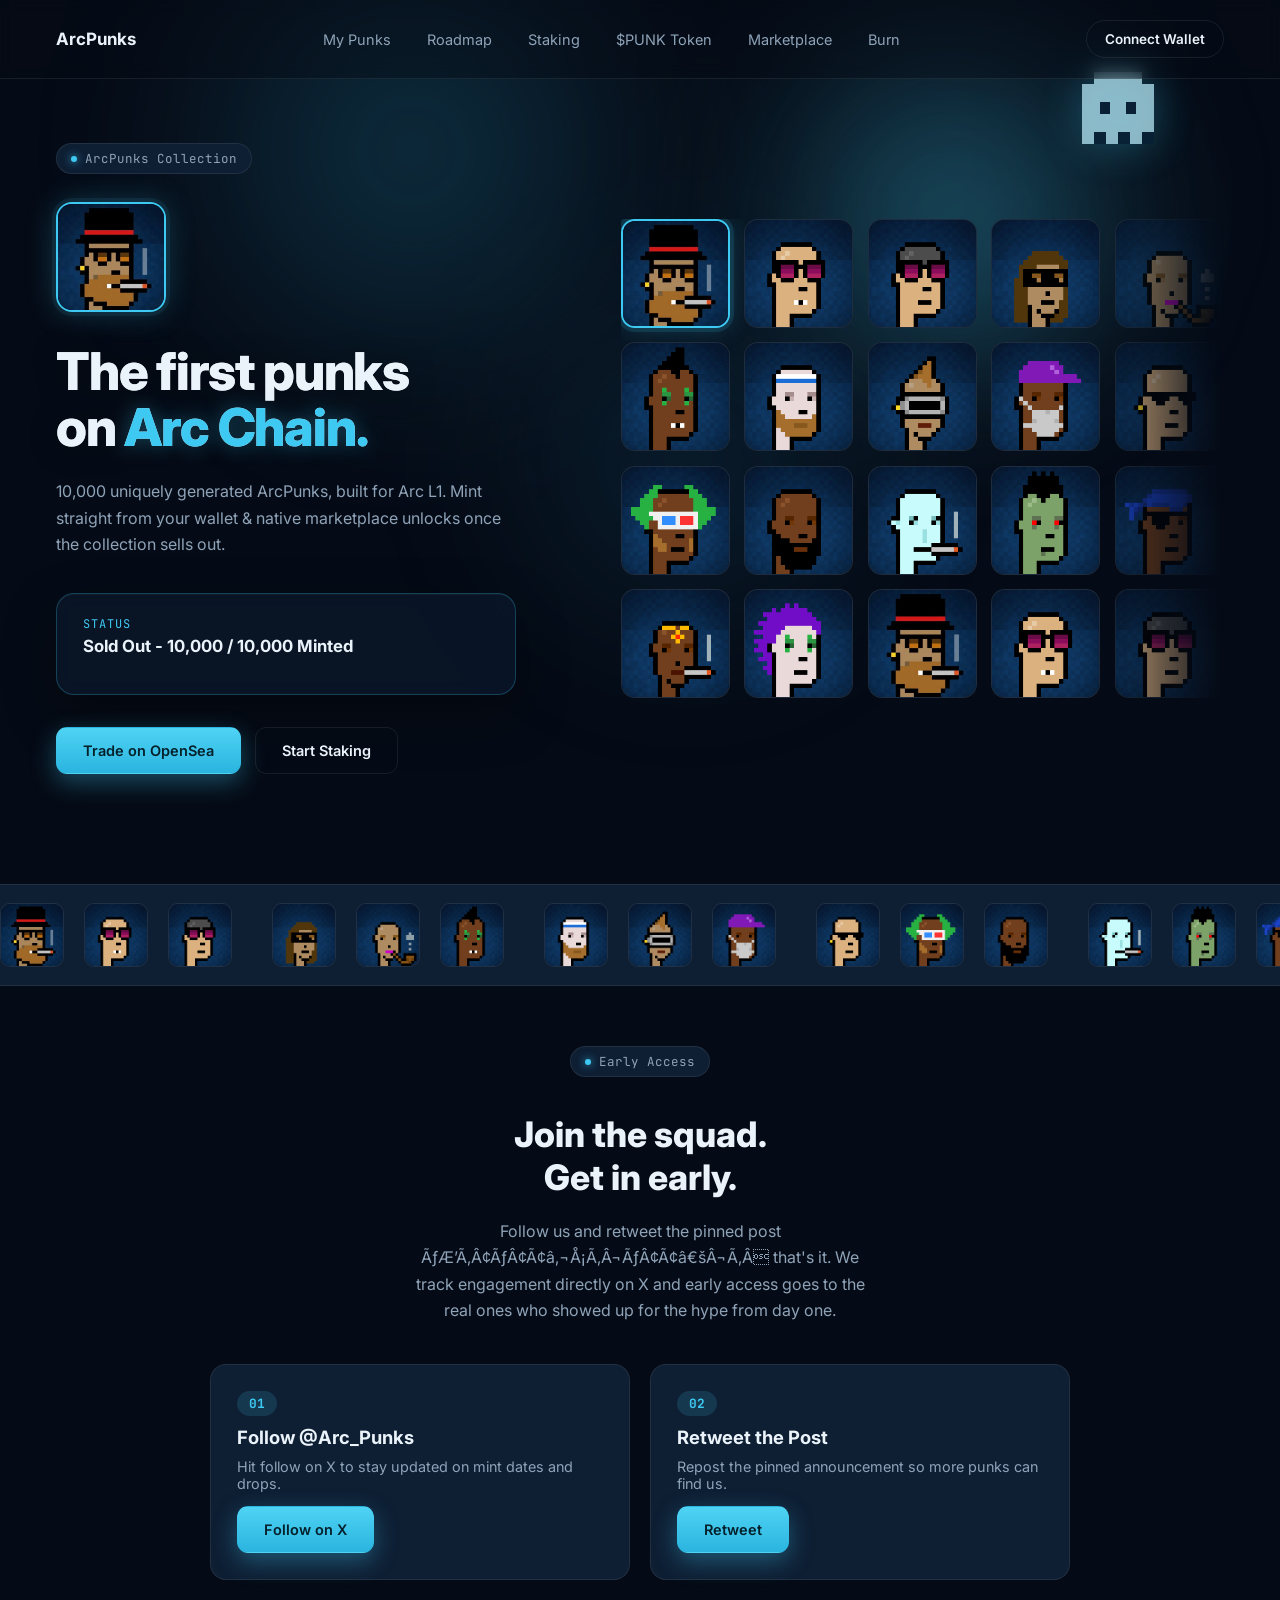
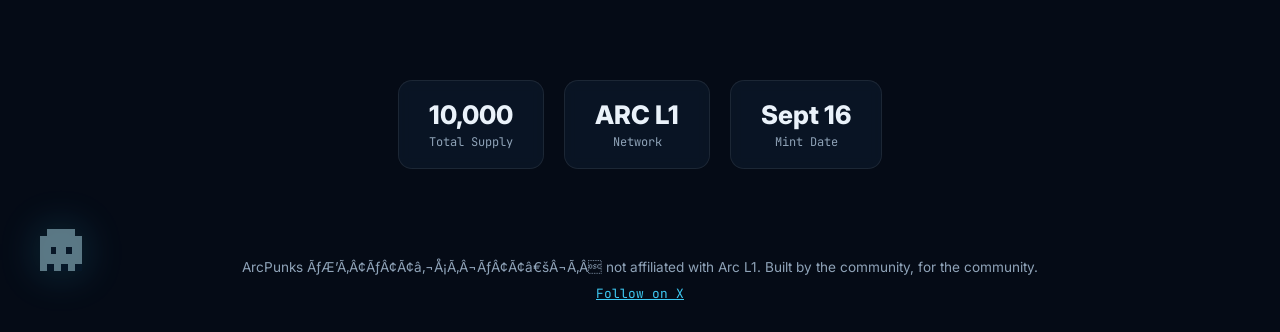
<file: index.html>
<!DOCTYPE html>
<html lang="en">
<head>
  <meta charset="UTF-8">
  <meta name="viewport" content="width=device-width, initial-scale=1.0">
  <title>ArcPunks ÃƒÆ’Ã‚Â¢ÃƒÂ¢Ã¢â‚¬Å¡Ã‚Â¬ÃƒÂ¢Ã¢â€šÂ¬Ã‚Â 10,000 Punks Onchain</title>
  <link rel="icon" type="image/svg+xml" href="assets/favicon.svg">
  <link rel="preconnect" href="https://fonts.googleapis.com">
  <link href="https://fonts.googleapis.com/css2?family=Inter:wght@400;500;700;800&family=JetBrains+Mono:wght@400;500;600&display=swap" rel="stylesheet">
  <link rel="stylesheet" href="css/style.css">
  <link rel="stylesheet" href="css/home-cinematic.css">
</head>
<body>

  <div class="smoke-layer" aria-hidden="true"><span></span><span></span><span></span><span></span></div>
  <div class="wisps" id="wisps" aria-hidden="true"></div>
  <div class="ghost ghost-1" id="ghost1" aria-hidden="true"></div>
  <div class="ghost ghost-2" id="ghost2" aria-hidden="true"></div>
  <div class="sparks" id="sparks" aria-hidden="true"></div>

  <header>
    <a href="/" class="brand">ArcPunks</a>
            <nav class="nav-links" id="navLinks">
      <a href="/profile">My Punks</a>
      <a href="/roadmap">Roadmap</a>
      <a href="/staking">Staking</a>
      <a href="/token">$PUNK Token</a>
      <a href="/punk-marketplace">Marketplace</a>
      <a href="/burn">Burn</a>
    </nav>
    <button class="btn btn-outline nav-cta" id="navWalletBtn">Connect Wallet</button>
    <button class="nav-toggle" id="navToggle" aria-label="Menu">
      <span></span><span></span><span></span>
    </button>
  </header>

  <main class="hero">
    <div class="hero-content">
      <div class="eyebrow"><span class="dot"></span> ArcPunks Collection</div>

      <div class="hero-avatar">
        <img src="assets/images/punks/1.png" alt="Featured ArcPunk">
      </div>

      <h1 class="headline">The first punks<br>on <span class="accent">Arc Chain.</span></h1>

      <p class="subcopy">
        10,000 uniquely generated ArcPunks, built for Arc L1. Mint straight from your wallet &
        native marketplace unlocks once the collection sells out.
      </p>

      <div class="countdown-card">
        <p class="countdown-label">Status</p>
        <p class="countdown-date">Sold Out - 10,000 / 10,000 Minted</p>
      </div>

      <div class="hero-actions">
        <a href="https://opensea.io/collection/arc-punks-651893301" target="_blank" rel="noopener noreferrer" class="btn btn-primary">Trade on OpenSea</a>
        <a href="/staking" class="btn btn-outline">Start Staking</a>
      </div>

    </div>

    <div class="grid-wrap">
      <div class="punk-grid" id="punkGrid"></div>
    </div>
  </main>

  <section class="marquee-wrap">
    <div class="marquee-track" id="marqueeTrack"></div>
  </section>

  <section class="community-section">
    <div class="eyebrow" style="justify-content:center; margin: 0 auto 20px;"><span class="dot"></span> Early Access</div>
    <h2 class="community-title">Join the squad.<br><span class="accent">Get in early.</span></h2>
    <p class="subcopy community-subcopy">
      Follow us and retweet the pinned post ÃƒÆ’Ã‚Â¢ÃƒÂ¢Ã¢â‚¬Å¡Ã‚Â¬ÃƒÂ¢Ã¢â€šÂ¬Ã‚Â that's it. We track engagement directly on X
      and early access goes to the real ones who showed up for the hype from day one.
    </p>

    <div class="community-cards">
      <a href="https://x.com/Arc_Punks" target="_blank" rel="noopener noreferrer" class="community-card">
        <span class="community-step">01</span>
        <h3>Follow @Arc_Punks</h3>
        <p>Hit follow on X to stay updated on mint dates and drops.</p>
        <span class="btn btn-primary community-btn">Follow on X</span>
      </a>

      <a href="https://x.com/Arc_Punks/status/2045329020724658483" target="_blank" rel="noopener noreferrer" class="community-card">
        <span class="community-step">02</span>
        <h3>Retweet the Post</h3>
        <p>Repost the pinned announcement so more punks can find us.</p>
        <span class="btn btn-primary community-btn">Retweet</span>
      </a>
    </div>
  </section>

  <section class="stats">
    <div class="stat">
      <span class="stat-value">10,000</span>
      <span class="stat-label">Total Supply</span>
    </div>
    <div class="stat">
      <span class="stat-value">ARC L1</span>
      <span class="stat-label">Network</span>
    </div>
    <div class="stat">
      <span class="stat-value">Sept 16</span>
      <span class="stat-label">Mint Date</span>
    </div>
  </section>

  <footer class="footer">
    <p>ArcPunks ÃƒÆ’Ã‚Â¢ÃƒÂ¢Ã¢â‚¬Å¡Ã‚Â¬ÃƒÂ¢Ã¢â€šÂ¬Ã‚Â not affiliated with Arc L1. Built by the community, for the community.</p>
    <a href="https://x.com/Arc_Punks" target="_blank" rel="noopener noreferrer" class="footer-social">Follow on X</a>
  </footer>

  <script src="js/effects.js"></script>
  <script src="js/wallet.js"></script>
  <script src="js/main.js"></script>
  <script src="js/home-cinematic.js"></script>
  <script src="js/countdown.js"></script>
  <script src="js/nav.js"></script>
</body>
</html>
</file>
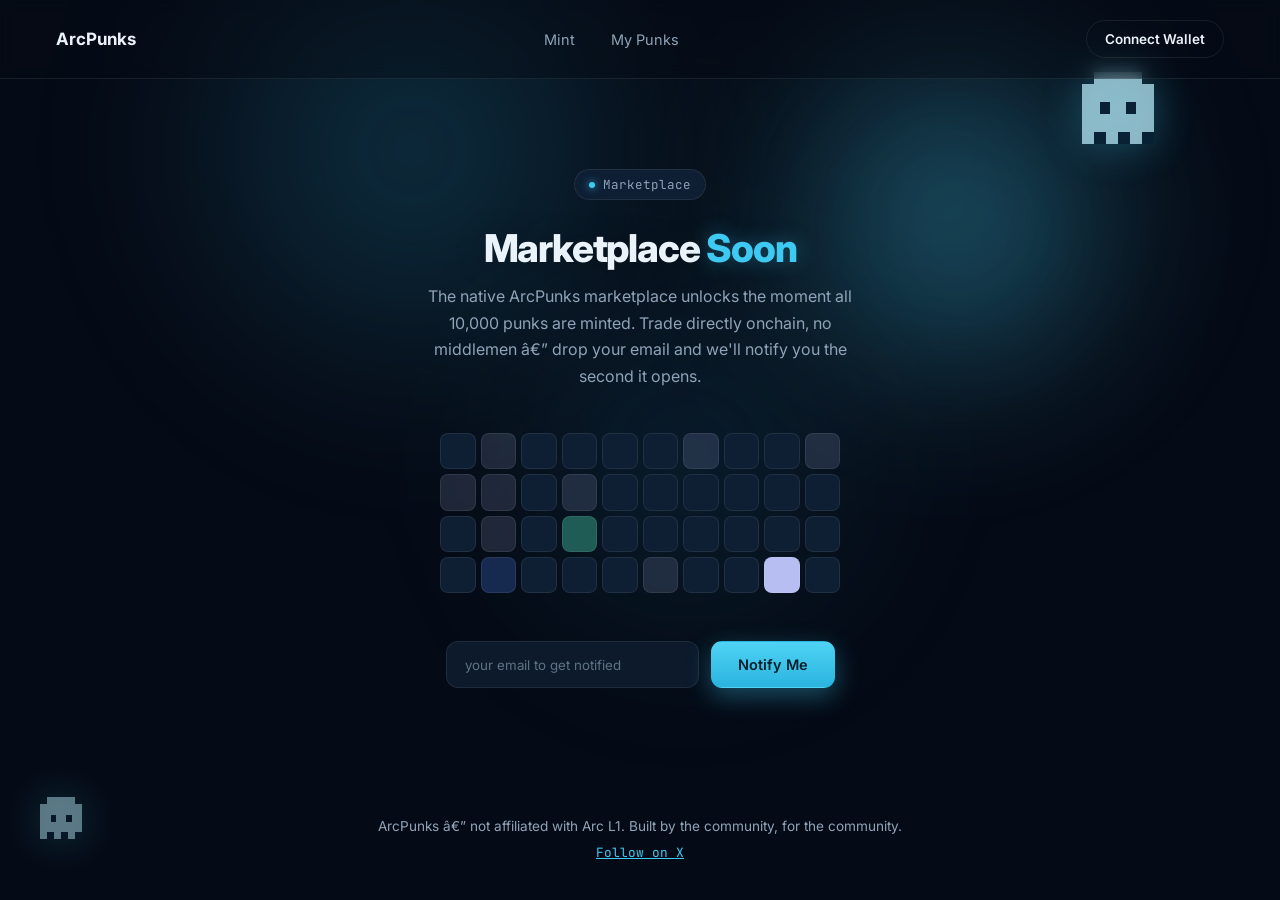
<file: marketplace.html>
<!DOCTYPE html>
<html lang="en">
<head>
  <meta charset="UTF-8">
  <meta name="viewport" content="width=device-width, initial-scale=1.0">
  <title>Marketplace â€” ArcPunks</title>
  <link rel="icon" type="image/svg+xml" href="assets/favicon.svg">
  <link rel="preconnect" href="https://fonts.googleapis.com">
  <link href="https://fonts.googleapis.com/css2?family=Inter:wght@400;500;700;800&family=JetBrains+Mono:wght@400;500;600&display=swap" rel="stylesheet">
  <link rel="stylesheet" href="css/style.css">
</head>
<body>

  <div class="smoke-layer" aria-hidden="true"><span></span><span></span><span></span><span></span></div>
  <div class="wisps" id="wisps" aria-hidden="true"></div>
  <div class="ghost ghost-1" id="ghost1" aria-hidden="true"></div>
  <div class="ghost ghost-2" id="ghost2" aria-hidden="true"></div>
  <div class="sparks" id="sparks" aria-hidden="true"></div>

  <header>
    <a href="/" class="brand">ArcPunks</a>
    <nav class="nav-links" id="navLinks">
      <a href="/mint">Mint</a>
      <a href="/profile">My Punks</a>
    </nav>
    <button class="btn btn-outline nav-cta" id="navWalletBtn">Connect Wallet</button>
    <button class="nav-toggle" id="navToggle" aria-label="Menu">
      <span></span><span></span><span></span>
    </button>
  </header>

  <main class="soon-page">
    <div class="eyebrow" style="justify-content:center;"><span class="dot"></span> Marketplace</div>
    <h1 class="headline soon-headline">Marketplace <span class="accent">Soon</span></h1>
    <p class="subcopy soon-subcopy">
      The native ArcPunks marketplace unlocks the moment all 10,000 punks are minted.
      Trade directly onchain, no middlemen â€” drop your email and we'll notify you the second it opens.
    </p>

    <div class="soon-mosaic" id="soonMosaic"></div>

    <div class="notify-box">
      <input type="email" placeholder="your email to get notified" class="notify-input" id="notifyInput">
      <button class="btn btn-primary" id="notifyBtn">Notify Me</button>
    </div>
  </main>

  <footer class="footer">
    <p>ArcPunks â€” not affiliated with Arc L1. Built by the community, for the community.</p>
    <a href="https://x.com/Arc_Punks" target="_blank" rel="noopener noreferrer" class="footer-social">Follow on X</a>
  </footer>

  <script src="js/effects.js"></script>
  <script src="js/wallet.js"></script>
  <script src="js/marketplace.js"></script>
  <script src="js/nav.js"></script>
</body>
</html>
</file>
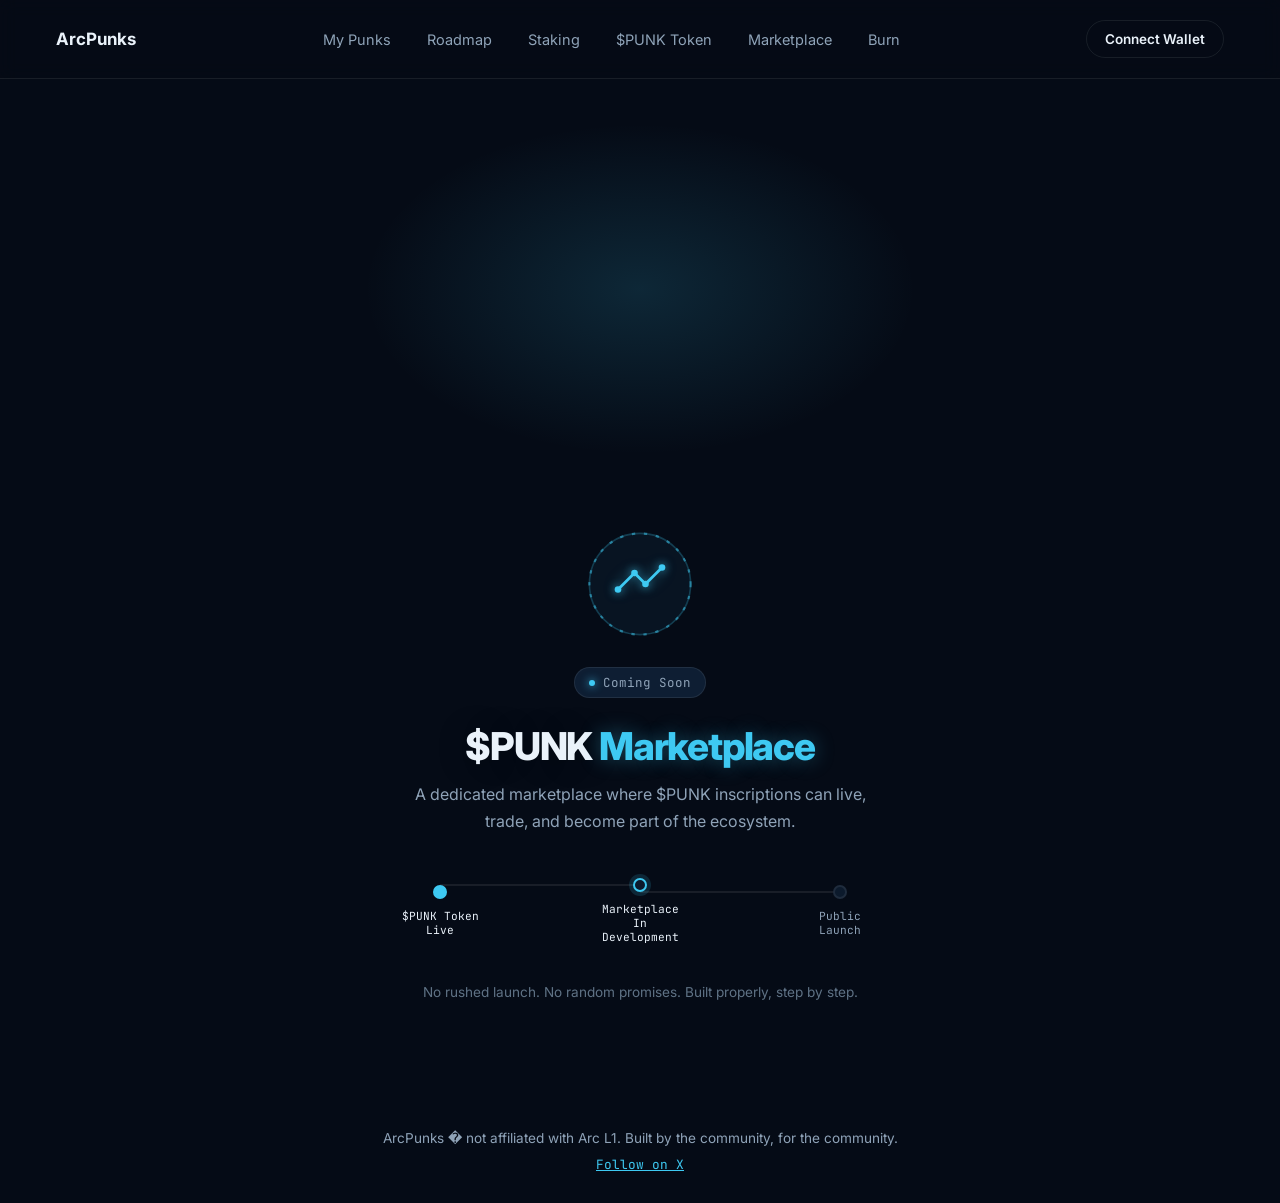
<file: punk-marketplace.html>
<!DOCTYPE html>
<html lang="en">
<head>
  <meta charset="UTF-8">
  <meta name="viewport" content="width=device-width, initial-scale=1.0">
  <title>$PUNK Marketplace � ArcPunks</title>
  <link rel="icon" type="image/svg+xml" href="assets/favicon.svg">
  <link rel="preconnect" href="https://fonts.googleapis.com">
  <link href="https://fonts.googleapis.com/css2?family=Inter:wght@400;500;700;800&family=JetBrains+Mono:wght@400;500;600&display=swap" rel="stylesheet">
  <link rel="stylesheet" href="css/style.css">
</head>
<body>
  <header>
    <a href="/" class="brand">ArcPunks</a>
    <nav class="nav-links" id="navLinks">
      <a href="/profile">My Punks</a>
      <a href="/roadmap">Roadmap</a>
      <a href="/staking">Staking</a>
      <a href="/token">$PUNK Token</a>
      <a href="/punk-marketplace">Marketplace</a>
      <a href="/burn">Burn</a>
    </nav>
    <button class="btn btn-outline nav-cta" id="navWalletBtn">Connect Wallet</button>
    <button class="nav-toggle" id="navToggle" aria-label="Menu">
      <span></span><span></span><span></span>
    </button>
  </header>

  <main class="soon-page">
    <div class="soon-glow" aria-hidden="true"></div>

    <div class="soon-icon">
      <svg viewBox="0 0 100 100" xmlns="http://www.w3.org/2000/svg">
        <circle cx="50" cy="50" r="46" class="soon-ring-outer"/>
        <circle cx="50" cy="50" r="46" class="soon-ring-dash"/>
        <path d="M30 55 L45 40 L55 50 L70 35" class="soon-chart-line"/>
        <circle cx="30" cy="55" r="3" class="soon-dot"/>
        <circle cx="45" cy="40" r="3" class="soon-dot"/>
        <circle cx="55" cy="50" r="3" class="soon-dot"/>
        <circle cx="70" cy="35" r="3" class="soon-dot"/>
      </svg>
    </div>

    <div class="eyebrow" style="justify-content:center;"><span class="dot"></span> Coming Soon</div>
    <h1 class="headline soon-headline">$PUNK <span class="accent">Marketplace</span></h1>
    <p class="subcopy soon-subcopy">
      A dedicated marketplace where $PUNK inscriptions can live, trade, and become part of the ecosystem.
    </p>

    <div class="soon-timeline">
      <div class="soon-step done">
        <span class="soon-step-dot"></span>
        <span class="soon-step-label">$PUNK Token Live</span>
      </div>
      <div class="soon-step active">
        <span class="soon-step-dot"></span>
        <span class="soon-step-label">Marketplace In Development</span>
      </div>
      <div class="soon-step">
        <span class="soon-step-dot"></span>
        <span class="soon-step-label">Public Launch</span>
      </div>
    </div>

    <p class="soon-footer-note">No rushed launch. No random promises. Built properly, step by step.</p>
  </main>

  <footer class="footer">
    <p>ArcPunks � not affiliated with Arc L1. Built by the community, for the community.</p>
    <a href="https://x.com/Arc_Punks" target="_blank" rel="noopener noreferrer" class="footer-social">Follow on X</a>
  </footer>

  <script src="js/wallet.js"></script>
  <script src="js/nav.js"></script>
</body>
</html>
</file>
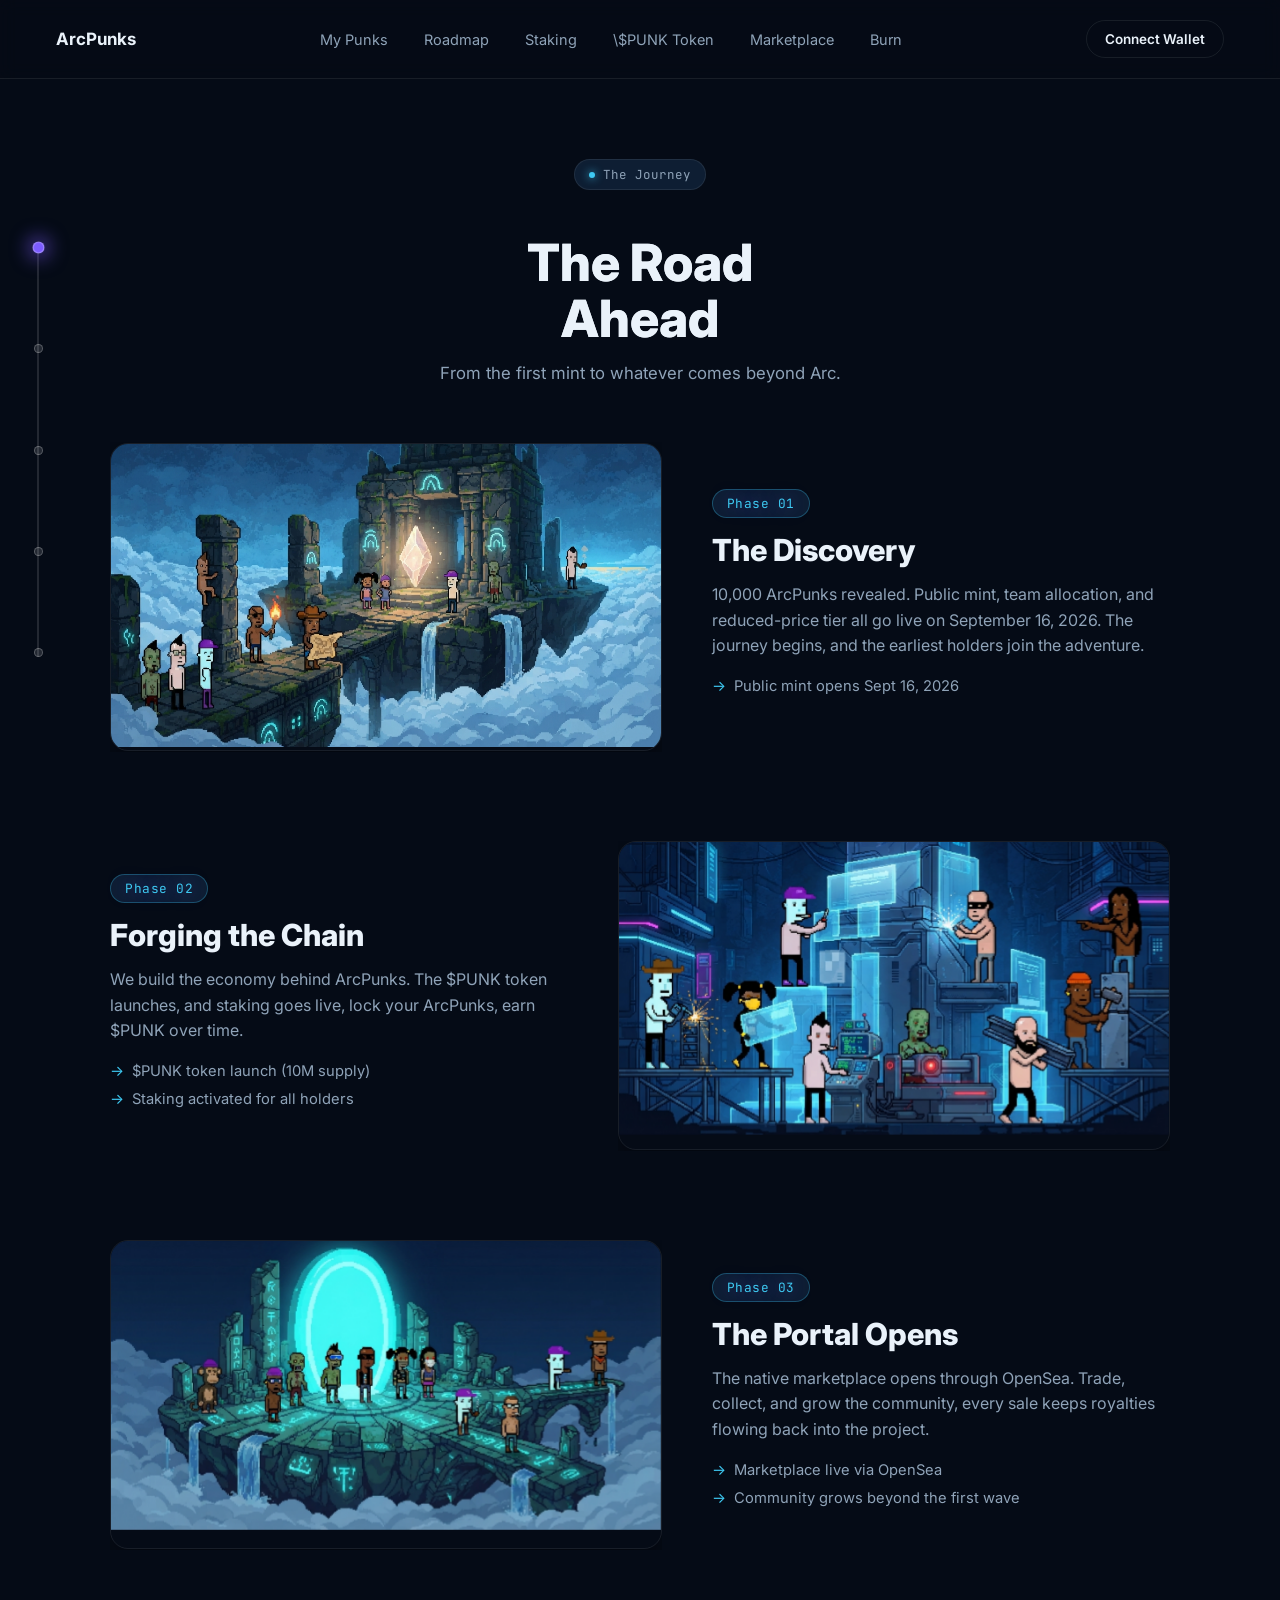
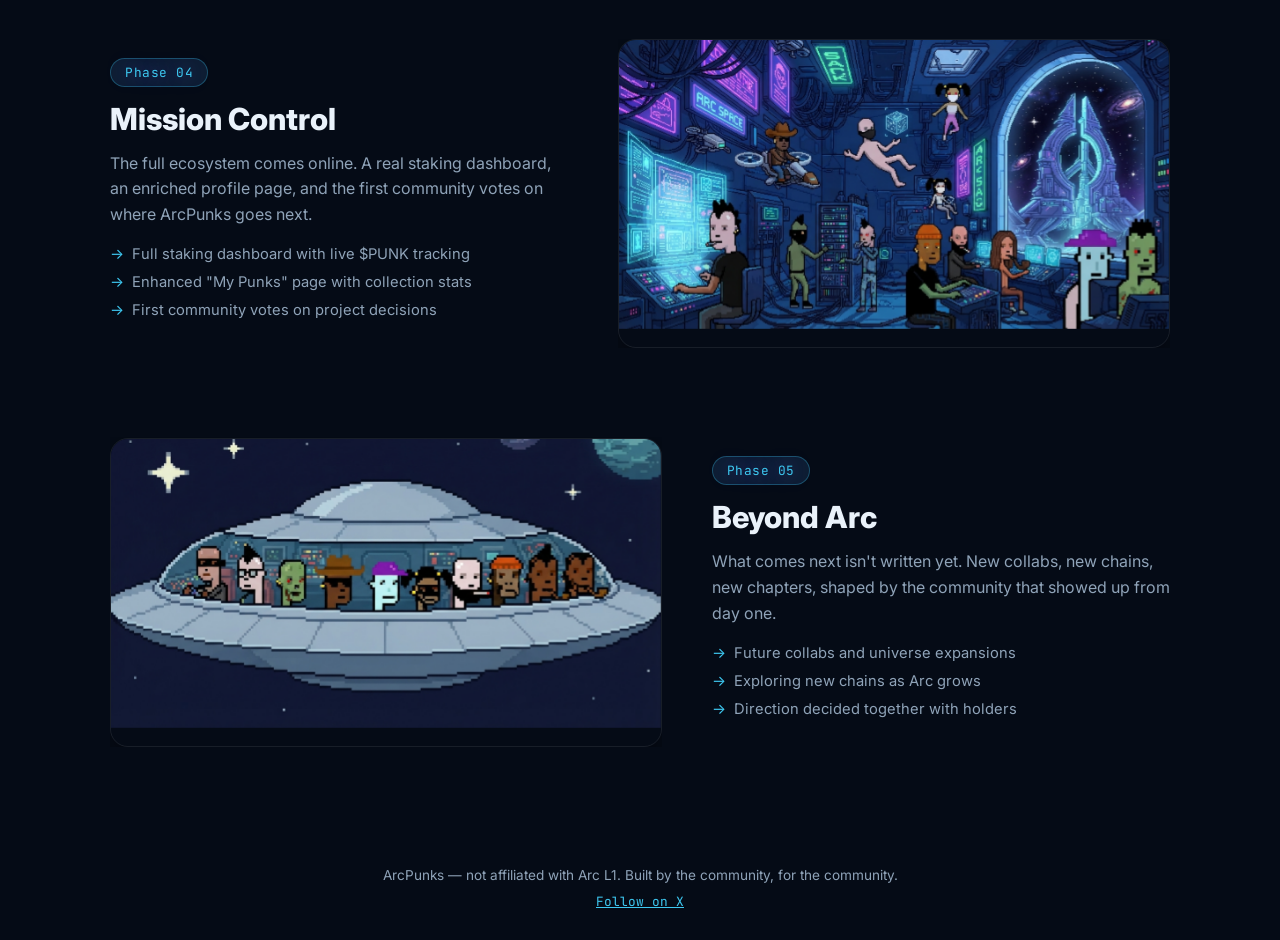
<file: roadmap.html>
<!DOCTYPE html>
<html lang="en">
<head>
  <meta charset="UTF-8">
  <meta name="viewport" content="width=device-width, initial-scale=1.0">
  <title>Roadmap — ArcPunks</title>
  <link rel="icon" type="image/svg+xml" href="assets/favicon.svg">
  <link rel="preconnect" href="https://fonts.googleapis.com">
  <link href="https://fonts.googleapis.com/css2?family=Inter:wght@400;500;700;800&family=JetBrains+Mono:wght@400;500;600&display=swap" rel="stylesheet">
  <link rel="stylesheet" href="css/style.css">
  <link rel="stylesheet" href="css/roadmap-cinematic.css">
</head>
<body class="roadmap-body">
  <header class="roadmap-header">
    <a href="/" class="brand">ArcPunks</a>
    <nav class="nav-links" id="navLinks">
      <a href="/profile">My Punks</a>
      <a href="/roadmap">Roadmap</a>
      <a href="/staking">Staking</a>
      <a href="/token">\$PUNK Token</a>
      <a href="/punk-marketplace">Marketplace</a>
      <a href="/burn">Burn</a>
    </nav>
    <button class="btn btn-outline nav-cta" id="navWalletBtn">Connect Wallet</button>
    <button class="nav-toggle" id="navToggle" aria-label="Menu">
      <span></span><span></span><span></span>
    </button>
  </header>

  <section class="roadmap-intro">
    <div class="eyebrow" style="justify-content:center;"><span class="dot"></span> The Journey</div>
    <h1 class="roadmap-title">The Road<br><span class="accent">Ahead</span></h1>
    <p class="roadmap-intro-text">From the first mint to whatever comes beyond Arc.</p>
  </section>

  <section class="roadmap-scene">
    <div class="roadmap-scene-media">
      <img src="assets/images/roadmap/roadmap-1.webp" alt="Phase 1">
    </div>
    <div class="roadmap-scene-content">
      <span class="roadmap-scene-number">Phase 01</span>
      <h2>The Discovery</h2>
      <p>10,000 ArcPunks revealed. Public mint, team allocation, and reduced-price tier all go live on September 16, 2026. The journey begins, and the earliest holders join the adventure.</p>
      <ul>
        <li>Public mint opens Sept 16, 2026</li>
      </ul>
    </div>
  </section>

  <section class="roadmap-scene reverse">
    <div class="roadmap-scene-media">
      <img src="assets/images/roadmap/roadmap-2.webp" alt="Phase 2">
    </div>
    <div class="roadmap-scene-content">
      <span class="roadmap-scene-number">Phase 02</span>
      <h2>Forging the Chain</h2>
      <p>We build the economy behind ArcPunks. The $PUNK token launches, and staking goes live, lock your ArcPunks, earn $PUNK over time.</p>
      <ul>
        <li>$PUNK token launch (10M supply)</li>
        <li>Staking activated for all holders</li>
      </ul>
    </div>
  </section>

  <section class="roadmap-scene">
    <div class="roadmap-scene-media">
      <img src="assets/images/roadmap/roadmap-3.webp" alt="Phase 3">
    </div>
    <div class="roadmap-scene-content">
      <span class="roadmap-scene-number">Phase 03</span>
      <h2>The Portal Opens</h2>
      <p>The native marketplace opens through OpenSea. Trade, collect, and grow the community, every sale keeps royalties flowing back into the project.</p>
      <ul>
        <li>Marketplace live via OpenSea</li>
        <li>Community grows beyond the first wave</li>
      </ul>
    </div>
  </section>

  <section class="roadmap-scene reverse">
    <div class="roadmap-scene-media">
      <img src="assets/images/roadmap/roadmap-4.webp" alt="Phase 4">
    </div>
    <div class="roadmap-scene-content">
      <span class="roadmap-scene-number">Phase 04</span>
      <h2>Mission Control</h2>
      <p>The full ecosystem comes online. A real staking dashboard, an enriched profile page, and the first community votes on where ArcPunks goes next.</p>
      <ul>
        <li>Full staking dashboard with live $PUNK tracking</li>
        <li>Enhanced "My Punks" page with collection stats</li>
        <li>First community votes on project decisions</li>
      </ul>
    </div>
  </section>

  <section class="roadmap-scene">
    <div class="roadmap-scene-media">
      <img src="assets/images/roadmap/roadmap-5.webp" alt="Phase 5">
    </div>
    <div class="roadmap-scene-content">
      <span class="roadmap-scene-number">Phase 05</span>
      <h2>Beyond Arc</h2>
      <p>What comes next isn't written yet. New collabs, new chains, new chapters, shaped by the community that showed up from day one.</p>
      <ul>
        <li>Future collabs and universe expansions</li>
        <li>Exploring new chains as Arc grows</li>
        <li>Direction decided together with holders</li>
      </ul>
    </div>
  </section>

  <footer class="footer">
    <p>ArcPunks — not affiliated with Arc L1. Built by the community, for the community.</p>
    <a href="https://x.com/Arc_Punks" target="_blank" rel="noopener noreferrer" class="footer-social">Follow on X</a>
  </footer>

  <script src="js/wallet.js"></script>
  <script src="js/nav.js"></script>
  <script src="js/roadmap-cinematic.js"></script>
</body>
</html>
</file>
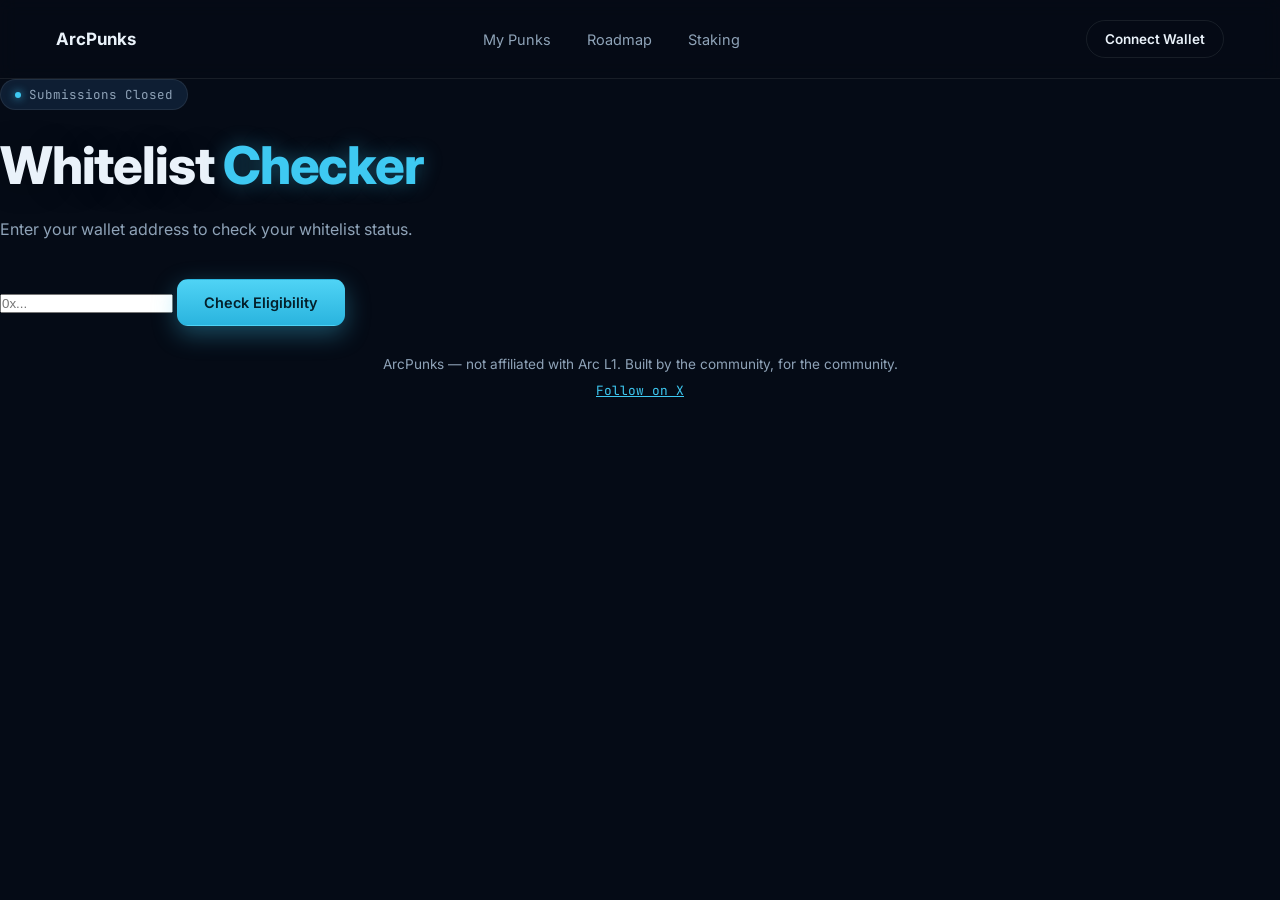
<file: whitelist.html>
<!DOCTYPE html>
<html lang="en">
<head>
  <meta charset="UTF-8">
  <meta name="viewport" content="width=device-width, initial-scale=1.0">
  <title>Whitelist Checker — ArcPunks</title>
  <link rel="icon" type="image/svg+xml" href="assets/favicon.svg">
  <link rel="preconnect" href="https://fonts.googleapis.com">
  <link href="https://fonts.googleapis.com/css2?family=Inter:wght@400;500;700;800&family=JetBrains+Mono:wght@400;500;600&display=swap" rel="stylesheet">
  <link rel="stylesheet" href="css/style.css">
</head>
<body>
  <header>
    <a href="/" class="brand">ArcPunks</a>
    <nav class="nav-links" id="navLinks">
      <a href="/profile">My Punks</a>
      <a href="/roadmap">Roadmap</a>
      <a href="/staking">Staking</a>
    </nav>
    <button class="btn btn-outline nav-cta" id="navWalletBtn">Connect Wallet</button>
    <button class="nav-toggle" id="navToggle" aria-label="Menu">
      <span></span><span></span><span></span>
    </button>
  </header>

  <main class="whitelist-page">
    <div class="eyebrow" style="justify-content:center;"><span class="dot"></span> Submissions Closed</div>
    <h1 class="headline whitelist-headline">Whitelist <span class="accent">Checker</span></h1>
    <p class="subcopy whitelist-subcopy">Enter your wallet address to check your whitelist status.</p>

    <div class="whitelist-checker-card">
      <input type="text" id="checkWalletInput" placeholder="0x...">
      <button class="btn btn-primary" id="checkWalletBtn">Check Eligibility</button>
      <div id="checkResult" class="whitelist-check-result"></div>
    </div>
  </main>

  <footer class="footer">
    <p>ArcPunks — not affiliated with Arc L1. Built by the community, for the community.</p>
    <a href="https://x.com/Arc_Punks" target="_blank" rel="noopener noreferrer" class="footer-social">Follow on X</a>
  </footer>

  <script src="js/effects.js"></script>
  <script src="js/wallet.js"></script>
  <script src="js/whitelist-checker.js"></script>
  <script src="js/nav.js"></script>
</body>
</html>
</file>
<file: css/style.css>
* { box-sizing: border-box; margin: 0; padding: 0; }

:root {
  --bg-0: #050b16;
  --panel: #0e1e33;
  --panel-2: #0c1a2c;
  --line: rgba(255,255,255,0.08);
  --cyan: #3ec9f2;
  --cyan-soft: rgba(62,201,242,0.15);
  --text: #eaf2fa;
  --text-dim: #8fa3b8;
  --text-dimmer: #5f7285;
  --font-body: 'Inter', -apple-system, BlinkMacSystemFont, 'Segoe UI', sans-serif;
  --font-mono: 'JetBrains Mono', monospace;
}

html, body { background: var(--bg-0); color: var(--text); font-family: var(--font-body); min-height: 100vh; }
body { overflow-x: hidden; position: relative; }
a { color: inherit; text-decoration: none; }
button { font-family: inherit; }

/* ===== Ambient effects ===== */
.smoke-layer { position: fixed; inset: 0; z-index: 0; pointer-events: none; overflow: hidden; }
.smoke-layer span { position: absolute; border-radius: 50%; filter: blur(60px); mix-blend-mode: screen; opacity: 0.7; will-change: transform; }
.smoke-layer span:nth-child(1){ width:620px; height:620px; top:-160px; left:8%; background:radial-gradient(circle, rgba(30,110,140,0.55), transparent 65%); animation: drift1 26s ease-in-out infinite; }
.smoke-layer span:nth-child(2){ width:520px; height:520px; top:-60px; right:6%; background:radial-gradient(circle, rgba(45,150,180,0.5), transparent 65%); animation: drift2 32s ease-in-out infinite; }
.smoke-layer span:nth-child(3){ width:480px; height:480px; top:220px; left:35%; background:radial-gradient(circle, rgba(20,80,110,0.45), transparent 65%); animation: drift3 38s ease-in-out infinite; }
.smoke-layer span:nth-child(4){ width:400px; height:400px; top:40px; left:60%; background:radial-gradient(circle, rgba(62,201,242,0.28), transparent 65%); animation: drift1 22s ease-in-out infinite reverse; }

@keyframes drift1{ 0%,100%{transform:translate(0,0) scale(1);} 50%{transform:translate(40px,30px) scale(1.08);} }
@keyframes drift2{ 0%,100%{transform:translate(0,0) scale(1);} 50%{transform:translate(-50px,40px) scale(1.1);} }
@keyframes drift3{ 0%,100%{transform:translate(0,0) scale(1);} 50%{transform:translate(30px,-35px) scale(1.05);} }

.wisps { position: fixed; inset: 0; z-index: 1; pointer-events: none; overflow: hidden; }
.wisps span {
  position: absolute; bottom: -200px; border-radius: 50%; filter: blur(38px);
  mix-blend-mode: screen;
  background: radial-gradient(circle, rgba(120,210,235,0.35), rgba(60,150,180,0.12) 55%, transparent 75%);
  opacity: 0; animation-name: smokeRise; animation-timing-function: ease-in-out; animation-iteration-count: infinite;
}
@keyframes smokeRise{
  0%{ transform:translateY(0) translateX(0) scale(0.8) rotate(0deg); opacity:0; }
  12%{ opacity:0.55; }
  50%{ transform:translateY(-55vh) translateX(var(--wdrift,40px)) scale(1.25) rotate(6deg); opacity:0.4; }
  85%{ opacity:0.15; }
  100%{ transform:translateY(-115vh) translateX(calc(var(--wdrift,40px)*2)) scale(1.6) rotate(-4deg); opacity:0; }
}

.ghost { position: absolute; z-index: 1; pointer-events: none; filter: drop-shadow(0 0 22px rgba(62,201,242,0.45)); opacity: 0.85; }
.ghost svg { display: block; }
.ghost-1 { width: 120px; top: 60px; right: 8%; animation: floaty1 9s ease-in-out infinite; }
.ghost-2 { width: 70px; bottom: 40px; left: 2%; opacity: 0.55; animation: floaty2 11s ease-in-out infinite; }
@keyframes floaty1{ 0%,100%{transform:translateY(0) translateX(0) rotate(0deg);} 50%{transform:translateY(-22px) translateX(10px) rotate(2deg);} }
@keyframes floaty2{ 0%,100%{transform:translateY(0) translateX(0);} 50%{transform:translateY(18px) translateX(-8px);} }

.sparks { position: fixed; inset: 0; z-index: 1; pointer-events: none; overflow: hidden; }
.sparks span {
  position: absolute; bottom: -20px; width: 4px; height: 4px; border-radius: 50%;
  background: var(--cyan); box-shadow: 0 0 8px 2px rgba(62,201,242,0.8);
  opacity: 0; animation: rise 8s linear infinite;
}
@keyframes rise{ 0%{transform:translateY(0) translateX(0); opacity:0;} 10%{opacity:0.9;} 90%{opacity:0.5;} 100%{transform:translateY(-110vh) translateX(var(--drift,20px)); opacity:0;} }

@media (prefers-reduced-motion: reduce) {
  .smoke-layer span, .wisps span, .ghost, .sparks span { animation: none !important; }
}

header, main, footer { position: relative; z-index: 2; }

/* ===== Nav ===== */
header { display: flex; align-items: center; justify-content: space-between; padding: 20px 56px; border-bottom: 1px solid var(--line); flex-wrap: wrap; gap: 14px; }
.brand { display: flex; align-items: center; gap: 10px; font-weight: 700; font-size: 17px; }
.brand-mark {
  width: 34px; height: 34px; border-radius: 9px;
  background: linear-gradient(145deg,#123a52,#0a2032);
  border: 1px solid rgba(62,201,242,0.4);
  display: flex; align-items: center; justify-content: center;
  box-shadow: 0 0 16px rgba(62,201,242,0.25);
}
.brand-mark svg { width: 18px; height: 18px; }

.nav-links { display: flex; gap: 36px; font-size: 14.5px; color: var(--text-dim); }
.nav-links a { position: relative; padding: 6px 0; transition: color .2s; }
.nav-links a:hover { color: var(--text); }

.btn {
  display: inline-flex; align-items: center; gap: 8px;
  padding: 14px 26px; border-radius: 11px; font-size: 14.5px; font-weight: 600;
  cursor: pointer; border: 1px solid transparent;
  transition: transform .15s ease, box-shadow .15s ease, background .15s ease;
}
.btn:active { transform: scale(0.97); }
.btn-primary { background: linear-gradient(180deg,#4fd3f5,#2ab4de); color: #04202b; box-shadow: 0 8px 24px rgba(62,201,242,0.35); }
.btn-primary:hover { box-shadow: 0 10px 28px rgba(62,201,242,0.5); transform: translateY(-1px); }
.btn-outline { background: transparent; border: 1px solid var(--line); color: var(--text); }
.btn-outline:hover { border-color: rgba(255,255,255,0.25); background: rgba(255,255,255,0.03); }

.nav-cta { padding: 10px 18px; border-radius: 999px; font-size: 13.5px; background: var(--panel); }

.nav-toggle { display: none; flex-direction: column; gap: 5px; background: transparent; border: none; cursor: pointer; padding: 8px; }
.nav-toggle span { width: 24px; height: 2px; background: var(--text); border-radius: 2px; }

@media (max-width: 1080px) {
  header { padding: 18px 24px; }
  .nav-toggle { display: flex; }
  .nav-links { display: none; width: 100%; flex-direction: column; gap: 16px; padding-top: 14px; border-top: 1px solid var(--line); }
  .nav-links.open { display: flex; }
}

/* ===== Hero ===== */
main.hero { display: grid; grid-template-columns: 1fr 1.15fr; gap: 40px; padding: 64px 56px 90px; align-items: center; max-width: 1440px; margin: 0 auto; }

.eyebrow {
  display: inline-flex; align-items: center; gap: 8px;
  background: var(--panel); border: 1px solid var(--line);
  padding: 6px 14px; border-radius: 999px; font-size: 12.5px; color: var(--text-dim);
  margin-bottom: 28px; font-family: var(--font-mono);
}
.eyebrow .dot { width: 6px; height: 6px; border-radius: 50%; background: var(--cyan); box-shadow: 0 0 8px var(--cyan); }

.hero-avatar {
  width: 110px; height: 110px; border-radius: 16px; border: 2px solid var(--cyan);
  box-shadow: 0 0 0 4px rgba(62,201,242,0.08), 0 0 30px rgba(62,201,242,0.25);
  margin-bottom: 32px; overflow: hidden;
}
.hero-avatar img { display: block; width: 100%; height: 100%; object-fit: cover; }

.headline { font-size: 52px; line-height: 1.08; font-weight: 800; letter-spacing: -1.2px; margin-bottom: 22px; color: var(--text); }
.headline .accent { color: var(--cyan); }

.subcopy { color: var(--text-dim); font-size: 16px; line-height: 1.65; max-width: 460px; margin-bottom: 36px; }

.hero-actions { display: flex; gap: 14px; flex-wrap: wrap; }

/* ===== Grid of punks ===== */
.grid-wrap { position: relative; -webkit-mask-image: linear-gradient(to right, black 78%, transparent 100%); mask-image: linear-gradient(to right, black 78%, transparent 100%); }
.punk-grid { display: grid; grid-template-columns: repeat(5, 1fr); gap: 14px; }
.punk-card { aspect-ratio: 1/1; border-radius: 14px; background: var(--panel-2); border: 1px solid var(--line); overflow: hidden; position: relative; transition: transform .2s ease, border-color .2s ease; }
.punk-card:hover { transform: translateY(-3px); border-color: rgba(62,201,242,0.4); }
.punk-card.selected { border: 2px solid var(--cyan); box-shadow: 0 0 0 4px rgba(62,201,242,0.12), 0 0 24px rgba(62,201,242,0.25); }
.punk-card img { display: block; width: 100%; height: 100%; object-fit: cover; }

@media (max-width: 1080px) {
  main.hero { grid-template-columns: 1fr; padding: 48px 28px 64px; }
  .headline { font-size: 40px; }
  .grid-wrap { -webkit-mask-image: none; mask-image: none; }
  .punk-grid { grid-template-columns: repeat(4, 1fr); }
}
@media (max-width: 520px) {
  .punk-grid { grid-template-columns: repeat(3, 1fr); }
  .headline { font-size: 32px; }
  .hero-actions { flex-direction: column; }
}

/* ===== Marquee ===== */
.marquee-wrap { width: 100%; overflow: hidden; background: var(--panel); border-top: 1px solid var(--line); border-bottom: 1px solid var(--line); padding: 18px 0; margin: 20px 0; }
.marquee-track { display: flex; align-items: center; gap: 20px; width: max-content; animation: scroll-left 28s linear infinite; }
.marquee-item { width: 64px; height: 64px; object-fit: cover; border-radius: 10px; border: 1px solid var(--line); flex-shrink: 0; }
.marquee-text { font-family: var(--font-mono); font-weight: 600; font-size: 0.95rem; color: var(--cyan); text-transform: uppercase; white-space: nowrap; flex-shrink: 0; }
@keyframes scroll-left { from { transform: translateX(0); } to { transform: translateX(-50%); } }

/* ===== Stats ===== */
.stats { display: flex; justify-content: center; gap: 20px; padding: 20px 20px 60px; flex-wrap: wrap; }
.stat { text-align: center; background: var(--panel); border: 1px solid var(--line); border-radius: 14px; padding: 18px 30px; }
.stat-value { display: block; font-weight: 800; font-size: 1.6rem; color: var(--text); }
.stat-label { font-family: var(--font-mono); font-size: 0.75rem; color: var(--text-dim); }

/* ===== Community section ===== */
.community-section { max-width: 900px; margin: 0 auto; padding: 40px 20px 80px; text-align: center; }
.community-title { font-size: 2.2rem; font-weight: 800; line-height: 1.2; margin: 16px 0 20px; color: var(--text); }
.community-subcopy { margin: 0 auto 40px; text-align: center; }
.community-cards { display: grid; grid-template-columns: repeat(2, 1fr); gap: 20px; }
.community-card { display: flex; flex-direction: column; align-items: flex-start; gap: 10px; background: var(--panel); border: 1px solid var(--line); border-radius: 16px; padding: 26px; text-align: left; transition: transform .2s ease, border-color .2s ease; }
.community-card:hover { transform: translateY(-3px); border-color: rgba(62,201,242,0.4); }
.community-step { font-family: var(--font-mono); font-weight: 700; font-size: 0.8rem; background: var(--cyan-soft); color: var(--cyan); border-radius: 20px; padding: 4px 12px; }
.community-card h3 { font-size: 1.15rem; font-weight: 700; color: var(--text); }
.community-card p { font-size: 0.9rem; color: var(--text-dim); margin-bottom: 4px; }
.community-btn { margin-top: auto; }
@media (max-width: 768px) { .community-cards { grid-template-columns: 1fr; } }

/* ===== Mint page ===== */
.mint-page { max-width: 640px; margin: 0 auto; padding: 60px 20px 100px; text-align: center; }
.mint-headline { font-size: 2.6rem; }
.mint-subcopy { margin: 0 auto 40px; }
.mint-card { background: var(--panel); border: 1px solid var(--line); border-radius: 18px; padding: 32px; }
.progress-wrap { margin-bottom: 28px; }
.progress-bar { width: 100%; height: 8px; background: rgba(255,255,255,0.06); border-radius: 20px; overflow: hidden; margin-bottom: 10px; }
.progress-fill { height: 100%; background: var(--cyan); width: 0%; transition: width .4s ease; }
.progress-label { font-family: var(--font-mono); font-size: 0.8rem; color: var(--text-dim); }
.qty-selector { display: flex; align-items: center; justify-content: center; gap: 24px; margin-bottom: 24px; }
.qty-btn { width: 40px; height: 40px; border-radius: 10px; border: 1px solid var(--line); background: var(--panel-2); color: var(--text); font-size: 1.3rem; cursor: pointer; }
.qty-btn:hover { border-color: rgba(62,201,242,0.4); }
.qty-value { font-weight: 800; font-size: 1.6rem; min-width: 30px; color: var(--text); }
.price-row { display: flex; justify-content: space-between; font-family: var(--font-mono); font-size: 0.9rem; margin-bottom: 28px; color: var(--text-dim); }
.mint-btn { width: 100%; margin-bottom: 12px; justify-content: center; }
.mint-notify { margin-top: 20px; }

/* ===== Marketplace "soon" page ===== */
.soon-page { max-width: 640px; margin: 0 auto; padding: 60px 20px 60px; text-align: center; }
.soon-headline { font-size: 2.4rem; }
.soon-subcopy { margin: 0 auto 40px; }
.soon-mosaic { display: grid; grid-template-columns: repeat(10, 1fr); gap: 5px; width: 100%; max-width: 400px; height: 160px; margin: 0 auto 48px; }
.soon-mosaic div { border-radius: 8px; border: 1px solid var(--line); background: var(--panel); }

.notify-box { display: flex; gap: 12px; justify-content: center; flex-wrap: wrap; }
.notify-input { padding: 12px 18px; border-radius: 12px; border: 1px solid var(--line); background: var(--panel-2); color: var(--text); font-family: var(--font-body); min-width: 240px; }
.notify-input::placeholder { color: var(--text-dimmer); }
@media (max-width: 768px) { .notify-box { flex-direction: column; align-items: center; } .notify-input { width: 100%; max-width: 320px; } }

/* ===== Footer ===== */
.footer { text-align: center; padding: 30px 20px; color: var(--text-dim); font-size: 0.85rem; }
.footer-social { display: inline-block; margin-top: 10px; font-family: var(--font-mono); font-size: 0.8rem; color: var(--cyan); text-decoration: underline; }
/* Fix contraste bouton wallet connecté dans la nav */
.nav-cta.btn-primary {
  background: linear-gradient(180deg,#4fd3f5,#2ab4de);
  color: #04202b;
}

.nav-cta.btn-outline {
  background: transparent;
  color: var(--text);
}
/* Bouton mint desactive */
.btn-disabled {
  opacity: 0.5;
  cursor: not-allowed;
  box-shadow: none !important;
}
.btn-disabled:hover {
  transform: none !important;
}

/* ===== Countdown card ===== */
.countdown-card {
  background: rgba(14, 30, 51, 0.55);
  border: 1px solid rgba(62, 201, 242, 0.25);
  border-radius: 18px;
  padding: 22px 26px;
  margin-bottom: 32px;
  max-width: 460px;
  backdrop-filter: blur(10px);
  box-shadow: 0 20px 50px rgba(0, 0, 0, 0.35), inset 0 1px 0 rgba(255, 255, 255, 0.04);
}

.countdown-label {
  font-family: var(--font-mono);
  font-size: 0.75rem;
  color: var(--cyan);
  text-transform: uppercase;
  letter-spacing: 1px;
  margin-bottom: 4px;
}

.countdown-date {
  font-weight: 700;
  font-size: 1.05rem;
  color: var(--text);
  margin-bottom: 16px;
}

.countdown-grid {
  display: grid;
  grid-template-columns: repeat(4, 1fr);
  gap: 10px;
}

.countdown-unit {
  display: flex;
  flex-direction: column;
  align-items: center;
  background: rgba(5, 6, 15, 0.4);
  border: 1px solid rgba(255, 255, 255, 0.06);
  border-radius: 12px;
  padding: 10px 4px;
}

.countdown-value {
  font-family: var(--font-mono);
  font-weight: 700;
  font-size: 1.5rem;
  color: var(--cyan);
  text-shadow: 0 0 12px rgba(62, 201, 242, 0.5);
}

.countdown-unit-label {
  font-family: var(--font-mono);
  font-size: 0.65rem;
  color: var(--text-dim);
  text-transform: uppercase;
  margin-top: 2px;
}

/* ===== Polish general ===== */
.headline {
  text-shadow: 0 2px 30px rgba(0, 0, 0, 0.3);
}

.headline .accent {
  text-shadow: 0 0 20px rgba(62, 201, 242, 0.35);
}

.hero-avatar {
  position: relative;
}

.hero-avatar::before {
  content: "";
  position: absolute;
  inset: -14px;
  border-radius: 24px;
  background: radial-gradient(circle, rgba(62, 201, 242, 0.25), transparent 70%);
  z-index: -1;
  filter: blur(8px);
}

header {
  backdrop-filter: blur(8px);
  background: rgba(5, 11, 22, 0.4);
}

.stat {
  backdrop-filter: blur(6px);
  background: rgba(14, 30, 51, 0.5);
}

@media (max-width: 520px) {
  .countdown-card { padding: 18px; }
  .countdown-value { font-size: 1.2rem; }
}




/* ===== Profile page — sexy cards ===== */
.profile-page {
  max-width: 1100px;
  margin: 0 auto;
  padding: 60px 20px 100px;
  text-align: center;
}

.profile-headline { font-size: 2.6rem; margin-bottom: 12px; }
.profile-subcopy { margin: 0 auto 32px; max-width: 480px; }

.profile-empty {
  display: flex;
  justify-content: center;
  padding: 30px 0;
}

.profile-grid {
  display: grid;
  grid-template-columns: repeat(auto-fill, minmax(200px, 1fr));
  gap: 22px;
  margin-top: 30px;
}

.profile-card {
  position: relative;
  background: linear-gradient(180deg, rgba(20,38,62,0.7), var(--panel));
  border: 1px solid var(--line);
  border-radius: 18px;
  overflow: hidden;
  transition: transform 0.25s ease, border-color 0.25s ease, box-shadow 0.25s ease;
}

.profile-card:hover {
  transform: translateY(-6px) scale(1.02);
  border-color: rgba(62, 201, 242, 0.5);
  box-shadow: 0 20px 40px rgba(62, 201, 242, 0.2);
}

.profile-card-glow {
  position: absolute;
  inset: -20%;
  background: radial-gradient(circle at 50% 30%, rgba(62,201,242,0.25), transparent 60%);
  opacity: 0;
  transition: opacity 0.3s ease;
  pointer-events: none;
}

.profile-card:hover .profile-card-glow {
  opacity: 1;
}

.profile-card-visual {
  position: relative;
  aspect-ratio: 1/1;
  display: flex;
  align-items: center;
  justify-content: center;
  background:
    radial-gradient(circle at 50% 35%, rgba(62,201,242,0.18), transparent 65%),
    repeating-linear-gradient(45deg, rgba(255,255,255,0.02) 0px, rgba(255,255,255,0.02) 2px, transparent 2px, transparent 14px);
  border-bottom: 1px solid var(--line);
  overflow: hidden;
}

.profile-card-hash {
  font-family: var(--font-mono);
  font-weight: 800;
  font-size: 1.4rem;
  color: rgba(62, 201, 242, 0.5);
  vertical-align: top;
  margin-right: 2px;
}

.profile-card-number {
  font-family: var(--font-mono);
  font-weight: 800;
  font-size: 2.2rem;
  color: var(--cyan);
  text-shadow: 0 0 24px rgba(62, 201, 242, 0.6);
  transition: text-shadow 0.3s ease;
}

.profile-card:hover .profile-card-number {
  text-shadow: 0 0 36px rgba(62, 201, 242, 0.9);
}

.profile-card-footer {
  position: relative;
  padding: 14px 16px;
  display: flex;
  align-items: center;
  justify-content: space-between;
  gap: 10px;
}

.profile-card-name {
  display: block;
  font-weight: 700;
  font-size: 0.92rem;
  color: var(--text);
}

.profile-card-collection {
  display: block;
  font-family: var(--font-mono);
  font-size: 0.68rem;
  color: var(--text-dimmer);
  margin-top: 2px;
}

.profile-card-link {
  flex-shrink: 0;
  width: 30px;
  height: 30px;
  display: flex;
  align-items: center;
  justify-content: center;
  border-radius: 8px;
  background: var(--panel-2);
  border: 1px solid var(--line);
  color: var(--cyan);
  font-size: 1rem;
  text-decoration: none;
  transition: background 0.2s ease, border-color 0.2s ease;
}

.profile-card-link:hover {
  background: rgba(62, 201, 242, 0.15);
  border-color: rgba(62, 201, 242, 0.5);
}

.profile-none {
  color: var(--text-dim);
  grid-column: 1 / -1;
  padding: 30px 0;
}

/* Auto-scan progress */
.profile-scan-status {
  max-width: 480px;
  margin: 0 auto 32px;
  text-align: center;
}

.profile-scan-status p {
  font-family: var(--font-mono);
  font-size: 0.85rem;
  color: var(--text-dim);
  margin-bottom: 10px;
}

.profile-scan-bar {
  width: 100%;
  height: 6px;
  background: var(--panel-2);
  border-radius: 10px;
  overflow: hidden;
}

.profile-scan-fill {
  height: 100%;
  width: 0%;
  background: var(--cyan);
  box-shadow: 0 0 10px rgba(62, 201, 242, 0.6);
  transition: width 0.3s ease;
}

/* ===== Staking Reactor (restaure a nouveau) ===== */
.reactor-page {
  max-width: 1000px;
  margin: 0 auto;
  padding: 60px 20px 100px;
  text-align: center;
}

.staking-headline { font-size: 2.6rem; margin-bottom: 14px; }
.staking-subcopy { margin: 0 auto 40px; max-width: 520px; }

.reactor-core-wrap {
  position: relative;
  width: 320px;
  height: 320px;
  margin: 0 auto 40px;
}

.reactor-svg { width: 100%; height: 100%; color: var(--cyan); }
.reactor-ring-outer { fill: none; stroke: var(--line); stroke-width: 1.5; }
.reactor-ring-dash {
  fill: none; stroke: rgba(62, 201, 242, 0.4); stroke-width: 2;
  stroke-dasharray: 4 10; transform-origin: 200px 200px;
  animation: reactor-dash-spin 30s linear infinite;
}
.reactor-ring-mid { fill: none; stroke: rgba(255,255,255,0.08); stroke-width: 1; }

@keyframes reactor-dash-spin { to { transform: rotate(360deg); } }

.gear-group { animation: reactor-spin 14s linear infinite; }
.gear-fast-rev { animation: reactor-spin-rev 9s linear infinite; }
@keyframes reactor-spin { to { transform: rotate(360deg); } }
@keyframes reactor-spin-rev { to { transform: rotate(-360deg); } }

.gear-shape circle { stroke: rgba(62, 201, 242, 0.55); }
.gear-dot { fill: var(--cyan); filter: drop-shadow(0 0 4px rgba(62,201,242,0.8)); }

.reactor-core-glow { fill: rgba(62, 201, 242, 0.12); animation: reactor-pulse 2.6s ease-in-out infinite; }
.reactor-core-inner { fill: rgba(14, 30, 51, 0.85); stroke: rgba(62, 201, 242, 0.5); stroke-width: 1.5; }

@keyframes reactor-pulse {
  0%, 100% { opacity: 0.5; r: 88; }
  50% { opacity: 0.9; r: 96; }
}

.reactor-center-readout {
  position: absolute; top: 50%; left: 50%; transform: translate(-50%, -50%);
  display: flex; flex-direction: column; align-items: center; gap: 2px; pointer-events: none;
}
.reactor-center-label {
  font-family: var(--font-mono); font-size: 0.7rem; color: var(--text-dim);
  text-transform: uppercase; letter-spacing: 1px;
}
.reactor-center-value {
  font-family: var(--font-mono); font-weight: 800; font-size: 1.9rem;
  color: var(--text); text-shadow: 0 0 18px rgba(62, 201, 242, 0.5);
}

.pipe {
  position: absolute; top: 50%; width: 60px; height: 6px;
  background: linear-gradient(90deg, transparent, rgba(62,201,242,0.5), transparent);
  background-size: 20px 100%; animation: pipe-flow 1.2s linear infinite;
}
.pipe-left { left: -60px; }
.pipe-right { right: -60px; }
@keyframes pipe-flow { from { background-position: 0 0; } to { background-position: 20px 0; } }

.reactor-panel {
  display: flex; align-items: center; justify-content: center; gap: 0;
  max-width: 720px; margin: 0 auto 40px;
  background: linear-gradient(180deg, rgba(14,30,51,0.7), rgba(10,20,36,0.5));
  border: 1px solid rgba(62, 201, 242, 0.2); border-radius: 20px; padding: 22px 10px;
  box-shadow: inset 0 1px 0 rgba(255,255,255,0.04), 0 20px 40px rgba(0,0,0,0.3);
}
.reactor-panel-item { flex: 1; display: flex; align-items: center; gap: 12px; justify-content: center; padding: 0 12px; }
.reactor-panel-divider { width: 1px; height: 44px; background: linear-gradient(180deg, transparent, rgba(62,201,242,0.3), transparent); }
.reactor-panel-icon {
  width: 38px; height: 38px; border-radius: 10px; background: rgba(62, 201, 242, 0.08);
  border: 1px solid rgba(62, 201, 242, 0.25); display: flex; align-items: center; justify-content: center;
  color: var(--cyan); flex-shrink: 0;
}
.reactor-panel-icon svg { width: 18px; height: 18px; }
.reactor-panel-text { display: flex; flex-direction: column; align-items: flex-start; gap: 1px; }
.reactor-panel-value { font-family: var(--font-mono); font-weight: 800; font-size: 1.4rem; color: var(--text); line-height: 1; }
.reactor-panel-label {
  font-family: var(--font-mono); font-size: 0.68rem; color: var(--text-dim);
  text-transform: uppercase; letter-spacing: 0.5px; white-space: nowrap;
}

.staking-connect-prompt, .staking-approval-prompt {
  display: flex; flex-direction: column; align-items: center; gap: 14px; padding: 30px 0;
}

.conveyor-divider {
  width: 100%; height: 14px; overflow: hidden; margin: 40px 0;
  border-top: 1px solid var(--line); border-bottom: 1px solid var(--line); background: var(--panel-2);
}
.conveyor-track {
  width: 200%; height: 100%;
  background-image: repeating-linear-gradient(-45deg, rgba(62,201,242,0.25) 0px, rgba(62,201,242,0.25) 8px, transparent 8px, transparent 16px);
  animation: conveyor-move 3s linear infinite;
}
@keyframes conveyor-move { from { transform: translateX(0); } to { transform: translateX(-22.6px); } }

.staking-section { margin-bottom: 20px; text-align: left; }
.staking-section-title { font-size: 1.25rem; font-weight: 800; color: var(--text); margin-bottom: 20px; }
.staking-section-title span { font-family: var(--font-mono); font-size: 0.82rem; color: var(--text-dim); font-weight: 400; }

.staking-grid { display: grid; grid-template-columns: repeat(auto-fill, minmax(190px, 1fr)); gap: 16px; }

.staking-card {
  position: relative; background: linear-gradient(180deg, rgba(20,38,62,0.6), var(--panel));
  border: 1px solid var(--line); border-radius: 14px; padding: 18px;
  transition: border-color 0.2s ease, box-shadow 0.2s ease;
}
.staking-card.staked {
  border-color: rgba(62, 201, 242, 0.45);
  box-shadow: 0 0 24px rgba(62, 201, 242, 0.12), inset 0 0 20px rgba(62,201,242,0.05);
}
.staking-card.staked::before {
  content: ""; position: absolute; top: 0; left: 14px; right: 14px; height: 2px;
  background: linear-gradient(90deg, transparent, var(--cyan), transparent);
  animation: slot-scan 2.4s ease-in-out infinite;
}
@keyframes slot-scan { 0%, 100% { opacity: 0.3; } 50% { opacity: 1; } }

.staking-card-header { display: flex; justify-content: space-between; align-items: center; margin-bottom: 12px; }
.staking-card-id { font-family: var(--font-mono); font-size: 0.85rem; color: var(--text); font-weight: 600; }

.staking-reward-display {
  text-align: center; margin-bottom: 14px; padding: 12px 0;
  background: rgba(5, 6, 15, 0.4); border-radius: 10px; border: 1px solid rgba(62,201,242,0.15);
}
.staking-reward-value {
  display: block; font-family: var(--font-mono); font-weight: 700; font-size: 1.1rem;
  color: var(--cyan); text-shadow: 0 0 10px rgba(62, 201, 242, 0.5);
}
.staking-reward-unit { font-size: 0.66rem; color: var(--text-dim); text-transform: uppercase; letter-spacing: 0.5px; }

.staking-card-actions { display: flex; gap: 8px; }
.staking-btn-sm { flex: 1; padding: 8px 10px; font-size: 0.8rem; justify-content: center; }
.staking-stake-btn { width: 100%; margin-top: 4px; }

.staking-lock-status { text-align: center; font-size: 0.72rem; margin-top: 10px; font-family: var(--font-mono); color: var(--text-dim); }
.staking-lock-status.unlocked { color: var(--cyan); }
.staking-lock-status.locked { color: #e8b84e; }

.staking-empty-msg { color: var(--text-dim); font-size: 0.9rem; padding: 20px 0; }

.staking-manual { margin-top: 24px; padding-top: 20px; border-top: 1px solid var(--line); }
.staking-manual p { color: var(--text-dim); font-size: 0.85rem; margin-bottom: 10px; }
.staking-manual-row { display: flex; gap: 10px; max-width: 320px; }
.staking-manual-row input {
  flex: 1; padding: 10px 14px; border-radius: 10px; border: 1px solid var(--line);
  background: var(--panel-2); color: var(--text); font-family: var(--font-mono);
}

.staking-manual-primary {
  background: linear-gradient(180deg, rgba(62,201,242,0.08), var(--panel));
  border: 1px solid rgba(62, 201, 242, 0.3); border-radius: 18px; padding: 28px; text-align: center;
}
.staking-manual-intro {
  color: var(--text-dim); font-size: 0.9rem; margin-bottom: 20px;
  max-width: 480px; margin-left: auto; margin-right: auto;
}
.staking-manual-intro a { color: var(--cyan); text-decoration: underline; }
.staking-manual-row-primary { display: flex; gap: 12px; max-width: 400px; margin: 0 auto; }
.staking-manual-row-primary input {
  flex: 1; padding: 14px 16px; border-radius: 12px; border: 1px solid var(--line);
  background: var(--panel-2); color: var(--text); font-family: var(--font-mono); font-size: 1rem;
}
.staking-beta-tag { font-family: var(--font-mono); font-size: 0.7rem; color: var(--text-dimmer); font-weight: 400; }

@media (max-width: 700px) {
  .reactor-panel { flex-direction: column; gap: 16px; padding: 20px; }
  .reactor-panel-divider { width: 80%; height: 1px; }
  .reactor-panel-item { width: 100%; justify-content: flex-start; }
  .reactor-core-wrap { width: 260px; height: 260px; }
  .pipe { display: none; }
  .staking-manual-row-primary { flex-direction: column; }
}
@media (prefers-reduced-motion: reduce) {
  .gear-group, .reactor-ring-dash, .reactor-core-glow, .pipe, .conveyor-track, .staking-card.staked::before {
    animation: none !important;
  }
}

/* ===== Roadmap base (restaure a nouveau) ===== */
.roadmap-header {
  display: flex; align-items: center; justify-content: space-between;
  padding: 20px 56px; border-bottom: 1px solid var(--line);
}
.roadmap-intro { text-align: center; padding: 80px 20px 60px; }
.roadmap-title { font-size: 3.2rem; font-weight: 800; line-height: 1.1; margin: 16px 0; color: var(--text); }
.roadmap-intro-text { color: var(--text-dim); font-size: 1.05rem; }

.roadmap-scene { display: flex; align-items: center; gap: 50px; max-width: 1100px; margin: 0 auto 90px; padding: 0 20px; }
.roadmap-scene.reverse { flex-direction: row-reverse; }
.roadmap-scene-media {
  flex: 1.2; min-width: 0; border-radius: 18px; overflow: hidden;
  border: 1px solid var(--line); box-shadow: 0 20px 50px rgba(0, 0, 0, 0.4);
}
.roadmap-scene-media img { width: 100%; height: auto; display: block; }
.roadmap-scene-content { flex: 1; min-width: 0; }
.roadmap-scene-number {
  display: inline-block; font-family: var(--font-mono); font-size: 0.8rem; color: var(--cyan);
  background: var(--panel); border: 1px solid rgba(62, 201, 242, 0.3); border-radius: 20px;
  padding: 5px 14px; margin-bottom: 14px;
}
.roadmap-scene-content h2 { font-size: 1.9rem; font-weight: 800; color: var(--text); margin-bottom: 14px; }
.roadmap-scene-content p { color: var(--text-dim); line-height: 1.6; margin-bottom: 18px; }
.roadmap-scene-content ul { list-style: none; padding: 0; }
.roadmap-scene-content li { color: var(--text-dim); font-size: 0.92rem; padding-left: 22px; position: relative; margin-bottom: 10px; }
.roadmap-scene-content li::before { content: "→"; position: absolute; left: 0; color: var(--cyan); }

@media (max-width: 900px) {
  .roadmap-scene, .roadmap-scene.reverse { flex-direction: column; gap: 24px; margin-bottom: 50px; }
  .roadmap-title { font-size: 2.2rem; }
  .roadmap-header { padding: 16px 20px; }
}

/* ===== Soft Stake — clean minimal design ===== */
.soft-stake-page {
  max-width: 900px;
  margin: 0 auto;
  padding: 70px 20px 100px;
  text-align: center;
}

.soft-stake-title {
  font-size: 2.4rem;
  font-weight: 800;
  color: var(--text);
  margin-bottom: 16px;
}

.soft-stake-subtitle {
  color: var(--text-dim);
  font-size: 0.95rem;
  line-height: 1.6;
  margin-bottom: 36px;
}

.soft-stake-stats {
  display: flex;
  justify-content: center;
  gap: 40px;
  margin-bottom: 40px;
  flex-wrap: wrap;
}

.soft-stat {
  display: flex;
  flex-direction: column;
  gap: 4px;
}

.soft-stat-label {
  font-family: var(--font-mono);
  font-size: 0.75rem;
  color: var(--text-dim);
  text-transform: uppercase;
  letter-spacing: 0.5px;
}

.soft-stat-value {
  font-size: 1.8rem;
  font-weight: 800;
  color: var(--cyan);
}

.soft-connect-prompt {
  display: flex;
  justify-content: center;
  padding: 30px 0;
}

.soft-section {
  margin-bottom: 50px;
  text-align: left;
}

.soft-section-header {
  display: flex;
  align-items: center;
  justify-content: space-between;
  flex-wrap: wrap;
  gap: 12px;
  margin-bottom: 20px;
}

.soft-section-header h2 {
  font-size: 1.2rem;
  font-weight: 800;
  color: var(--text);
}

.soft-section-header h2 span {
  font-family: var(--font-mono);
  font-size: 0.8rem;
  color: var(--text-dim);
  font-weight: 400;
}

.soft-section-actions {
  display: flex;
  align-items: center;
  gap: 14px;
}

.soft-link-btn {
  background: none;
  border: none;
  color: var(--cyan);
  font-size: 0.85rem;
  text-decoration: underline;
  cursor: pointer;
}

.btn-sm {
  padding: 8px 16px;
  font-size: 0.85rem;
}

.soft-grid {
  display: grid;
  grid-template-columns: repeat(auto-fill, minmax(110px, 1fr));
  gap: 12px;
}

.soft-card {
  position: relative;
  background: var(--panel);
  border: 1px solid var(--line);
  border-radius: 12px;
  padding: 14px 10px;
  text-align: center;
}

.soft-card.selectable {
  cursor: pointer;
  transition: border-color 0.15s ease, background 0.15s ease;
}

.soft-card.selectable:hover {
  border-color: rgba(62, 201, 242, 0.4);
}

.soft-card.selected {
  border-color: var(--cyan);
  background: rgba(62, 201, 242, 0.1);
}

.soft-card-id {
  font-family: var(--font-mono);
  font-weight: 700;
  font-size: 0.95rem;
  color: var(--text);
}

.soft-check {
  position: absolute;
  top: 6px;
  right: 8px;
  color: var(--cyan);
  font-size: 0.8rem;
  opacity: 0;
}

.soft-card.selected .soft-check {
  opacity: 1;
}

.soft-card-reward {
  font-family: var(--font-mono);
  font-size: 0.8rem;
  color: var(--cyan);
  margin: 8px 0;
}

.soft-card-actions {
  display: flex;
  gap: 6px;
  margin-top: 8px;
}

.soft-card-actions .btn {
  flex: 1;
  padding: 6px 8px;
  font-size: 0.72rem;
  justify-content: center;
}

.soft-lock {
  font-family: var(--font-mono);
  font-size: 0.65rem;
  color: var(--text-dim);
  margin-top: 8px;
}

.soft-lock.unlocked {
  color: var(--cyan);
}

.soft-empty-msg {
  color: var(--text-dim);
  font-size: 0.88rem;
  padding: 16px 0;
}

.soft-manual-row {
  display: flex;
  gap: 10px;
  max-width: 300px;
  margin-top: 16px;
}

.soft-manual-row input {
  flex: 1;
  padding: 10px 14px;
  border-radius: 10px;
  border: 1px solid var(--line);
  background: var(--panel-2);
  color: var(--text);
  font-family: var(--font-mono);
}

.soft-scan-status {
  font-family: var(--font-mono);
  font-size: 0.75rem;
  color: var(--text-dimmer);
  margin-top: 10px;
}

/* ===== Wallet connect modal ===== */
.wallet-modal-overlay {
  position: fixed;
  inset: 0;
  background: rgba(5, 6, 15, 0.75);
  backdrop-filter: blur(4px);
  display: flex;
  align-items: center;
  justify-content: center;
  z-index: 9999;
  opacity: 0;
  transition: opacity 0.2s ease;
}

.wallet-modal-overlay.visible { opacity: 1; }

.wallet-modal-panel {
  background: var(--panel);
  border: 1px solid rgba(62, 201, 242, 0.25);
  border-radius: 18px;
  padding: 24px;
  width: 340px;
  max-width: 90vw;
  box-shadow: 0 30px 60px rgba(0,0,0,0.5), 0 0 40px rgba(62,201,242,0.1);
  transform: scale(0.96);
  transition: transform 0.2s ease;
}

.wallet-modal-overlay.visible .wallet-modal-panel { transform: scale(1); }

.wallet-modal-header {
  font-family: var(--font-mono);
  font-size: 0.75rem;
  color: var(--text-dim);
  text-transform: uppercase;
  letter-spacing: 1px;
  margin-bottom: 16px;
  padding-bottom: 12px;
  border-bottom: 1px solid var(--line);
}

.wallet-modal-list {
  display: flex;
  flex-direction: column;
  gap: 8px;
  margin-bottom: 14px;
}

.wallet-modal-row {
  display: flex;
  align-items: center;
  gap: 12px;
  width: 100%;
  background: var(--panel-2);
  border: 1px solid var(--line);
  border-radius: 12px;
  padding: 12px 14px;
  cursor: pointer;
  color: var(--text);
  font-family: var(--font-body);
  font-size: 0.9rem;
  transition: border-color 0.15s ease, background 0.15s ease;
}

.wallet-modal-row:hover {
  border-color: rgba(62, 201, 242, 0.4);
  background: rgba(62, 201, 242, 0.05);
}

.wallet-modal-dot {
  width: 10px;
  height: 10px;
  border-radius: 50%;
  flex-shrink: 0;
}

.wallet-modal-label { flex: 1; text-align: left; }

.wallet-modal-status {
  font-family: var(--font-mono);
  font-size: 0.72rem;
  color: var(--cyan);
}

.wallet-modal-cancel {
  width: 100%;
  background: transparent;
  border: 1px solid var(--line);
  border-radius: 12px;
  padding: 10px;
  color: var(--text-dim);
  font-family: var(--font-body);
  cursor: pointer;
}

.wallet-modal-cancel:hover {
  border-color: rgba(255,255,255,0.2);
}

/* ===== Account modal + row entrance animation ===== */
.wallet-account-address {
  font-family: var(--font-mono);
  font-size: 1.1rem;
  color: var(--cyan);
  text-align: center;
  padding: 16px 0;
  margin-bottom: 14px;
  background: var(--panel-2);
  border-radius: 12px;
  border: 1px solid rgba(62, 201, 242, 0.2);
}

.wallet-disconnect-row .wallet-modal-label {
  color: #ff6b6b;
}

.wallet-disconnect-row:hover {
  border-color: rgba(255, 107, 107, 0.4) !important;
  background: rgba(255, 107, 107, 0.05) !important;
}

.wallet-modal-row {
  opacity: 0;
  transform: translateY(6px);
  animation: wallet-row-in 0.3s ease forwards;
}

.wallet-modal-row:nth-child(1) { animation-delay: 0.05s; }
.wallet-modal-row:nth-child(2) { animation-delay: 0.1s; }
.wallet-modal-row:nth-child(3) { animation-delay: 0.15s; }
.wallet-modal-row:nth-child(4) { animation-delay: 0.2s; }
.wallet-modal-row:nth-child(5) { animation-delay: 0.25s; }

@keyframes wallet-row-in {
  to { opacity: 1; transform: translateY(0); }
}

/* ===== $PUNK Token page — site theme ===== */
.punk-page {
  max-width: 900px;
  margin: 0 auto;
  padding: 60px 20px 100px;
  text-align: center;
}

.punk-headline { font-size: 2.4rem; line-height: 1.2; margin-bottom: 16px; }
.punk-subcopy { margin: 0 auto 40px; max-width: 520px; }

.punk-stats-row {
  display: grid;
  grid-template-columns: repeat(3, 1fr);
  gap: 16px;
  margin-bottom: 40px;
}

.punk-stat-card {
  background: var(--panel);
  border: 1px solid var(--line);
  border-radius: 16px;
  padding: 22px 16px;
  display: flex;
  flex-direction: column;
  gap: 6px;
}

.punk-stat-value {
  font-family: var(--font-mono);
  font-weight: 800;
  font-size: 1.3rem;
  color: var(--text);
}

.punk-stat-label {
  font-size: 0.75rem;
  color: var(--text-dim);
}

.punk-split {
  display: grid;
  grid-template-columns: 1fr 1fr;
  gap: 16px;
  margin-bottom: 40px;
  text-align: left;
}

.punk-alloc {
  background: var(--panel);
  border: 1px solid var(--line);
  border-radius: 16px;
  padding: 24px;
}

.punk-alloc-pct {
  display: block;
  font-family: var(--font-mono);
  font-weight: 800;
  font-size: 2rem;
  color: var(--text);
  margin-bottom: 8px;
}

.punk-alloc-accent .punk-alloc-pct { color: var(--cyan); }

.punk-alloc h3 {
  font-size: 1rem;
  font-weight: 700;
  margin-bottom: 8px;
  color: var(--text);
}

.punk-alloc p {
  font-size: 0.85rem;
  color: var(--text-dim);
  line-height: 1.5;
}

.punk-bar {
  height: 4px;
  background: var(--panel-2);
  border-radius: 4px;
  margin-top: 16px;
  overflow: hidden;
}

.punk-bar-fill {
  height: 100%;
  background: var(--text-dim);
}

.punk-bar-fill.accent { background: var(--cyan); }

.punk-buy-card {
  background: var(--panel);
  border: 1px solid rgba(62, 201, 242, 0.25);
  border-radius: 18px;
  padding: 32px;
  text-align: left;
  margin-bottom: 40px;
}

.punk-buy-card h3 {
  font-size: 1.2rem;
  font-weight: 800;
  color: var(--text);
  margin-bottom: 18px;
  text-align: center;
}

.punk-buy-row input {
  width: 100%;
  padding: 14px 16px;
  border-radius: 12px;
  border: 1px solid var(--line);
  background: var(--panel-2);
  color: var(--text);
  font-family: var(--font-mono);
  font-size: 1rem;
  margin-bottom: 14px;
}

.punk-buy-cost {
  font-size: 0.88rem;
  color: var(--text-dim);
  margin-bottom: 18px;
  text-align: center;
}

.punk-buy-cost strong { color: var(--cyan); }

.punk-buy-status {
  text-align: center;
  margin-top: 14px;
  font-size: 0.9rem;
  min-height: 20px;
}

.punk-buy-status.success { color: var(--cyan); }
.punk-buy-status.error { color: #ff6b6b; }

.punk-buy-sold {
  text-align: center;
  font-family: var(--font-mono);
  font-size: 0.75rem;
  color: var(--text-dimmer);
  margin-top: 10px;
}

.punk-note {
  color: var(--text-dim);
  font-size: 0.88rem;
  max-width: 560px;
  margin: 0 auto 8px;
  line-height: 1.6;
}

.punk-note strong { color: var(--text); }

@media (max-width: 700px) {
  .punk-stats-row { grid-template-columns: 1fr; }
  .punk-split { grid-template-columns: 1fr; }
}

/* ===== Punk amount buttons ===== */
.punk-buy-intro {
  font-size: 0.88rem;
  color: var(--text-dim);
  margin-bottom: 16px;
  text-align: center;
}

.punk-amount-grid {
  display: grid;
  grid-template-columns: repeat(4, 1fr);
  gap: 8px;
  margin-bottom: 20px;
}

.punk-amount-btn {
  padding: 12px 8px;
  border-radius: 10px;
  border: 1px solid var(--line);
  background: var(--panel-2);
  color: var(--text);
  font-family: var(--font-mono);
  font-size: 0.85rem;
  font-weight: 700;
  cursor: pointer;
  transition: border-color 0.15s ease, background 0.15s ease;
}

.punk-amount-btn:hover {
  border-color: rgba(62, 201, 242, 0.4);
}

.punk-amount-btn.selected {
  border-color: var(--cyan);
  background: rgba(62, 201, 242, 0.12);
  color: var(--cyan);
}

@media (max-width: 500px) {
  .punk-amount-grid { grid-template-columns: repeat(3, 1fr); }
}

/* ===== Punk custom allocation input ===== */
.punk-custom-row {
  display: flex;
  align-items: center;
  gap: 10px;
  margin-bottom: 20px;
  padding: 4px;
}

.punk-custom-label {
  font-size: 0.85rem;
  color: var(--text-dim);
  flex-shrink: 0;
}

.punk-custom-row input {
  flex: 1;
  padding: 10px 12px;
  border-radius: 10px;
  border: 1px solid var(--line);
  background: var(--panel-2);
  color: var(--text);
  font-family: var(--font-mono);
  font-size: 0.9rem;
}

.punk-custom-hint {
  font-size: 0.75rem;
  color: var(--text-dimmer);
  white-space: nowrap;
}

@media (max-width: 500px) {
  .punk-custom-row { flex-wrap: wrap; }
}

/* ===== Coming Soon page — polished ===== */
.soon-page {
  position: relative;
  max-width: 640px;
  margin: 0 auto;
  padding: 90px 20px 100px;
  text-align: center;
  overflow: hidden;
}

.soon-glow {
  position: absolute;
  top: -60px;
  left: 50%;
  transform: translateX(-50%);
  width: 600px;
  height: 360px;
  background: radial-gradient(ellipse, rgba(62,201,242,0.15), transparent 65%);
  pointer-events: none;
  z-index: 0;
}

.soon-page > * { position: relative; z-index: 1; }

.soon-icon {
  width: 110px;
  height: 110px;
  margin: 0 auto 28px;
  color: var(--cyan);
}

.soon-icon svg { width: 100%; height: 100%; }

.soon-ring-outer {
  fill: rgba(62, 201, 242, 0.05);
  stroke: rgba(62, 201, 242, 0.25);
  stroke-width: 1.5;
}

.soon-ring-dash {
  fill: none;
  stroke: rgba(62, 201, 242, 0.5);
  stroke-width: 2;
  stroke-dasharray: 3 8;
  transform-origin: 50px 50px;
  animation: soon-spin 20s linear infinite;
}

@keyframes soon-spin { to { transform: rotate(360deg); } }

.soon-chart-line {
  fill: none;
  stroke: var(--cyan);
  stroke-width: 2.5;
  stroke-linecap: round;
  stroke-linejoin: round;
  filter: drop-shadow(0 0 6px rgba(62,201,242,0.6));
}

.soon-dot {
  fill: var(--cyan);
  filter: drop-shadow(0 0 4px rgba(62,201,242,0.8));
}

.soon-headline { font-size: 2.4rem; margin-bottom: 14px; }
.soon-subcopy { margin: 0 auto 44px; max-width: 460px; }

.soon-timeline {
  display: flex;
  justify-content: center;
  align-items: center;
  gap: 0;
  margin-bottom: 40px;
}

.soon-step {
  display: flex;
  flex-direction: column;
  align-items: center;
  gap: 10px;
  flex: 1;
  position: relative;
}

.soon-step::before {
  content: "";
  position: absolute;
  top: 6px;
  left: -50%;
  width: 100%;
  height: 2px;
  background: var(--line);
  z-index: -1;
}

.soon-step:first-child::before { display: none; }

.soon-step-dot {
  width: 14px;
  height: 14px;
  border-radius: 50%;
  background: var(--panel-2);
  border: 2px solid var(--line);
}

.soon-step.done .soon-step-dot {
  background: var(--cyan);
  border-color: var(--cyan);
}

.soon-step.done::before { background: var(--cyan); }

.soon-step.active .soon-step-dot {
  border-color: var(--cyan);
  box-shadow: 0 0 0 4px rgba(62, 201, 242, 0.15);
  animation: soon-pulse 2s ease-in-out infinite;
}

@keyframes soon-pulse {
  0%, 100% { box-shadow: 0 0 0 4px rgba(62, 201, 242, 0.15); }
  50% { box-shadow: 0 0 0 7px rgba(62, 201, 242, 0.08); }
}

.soon-step-label {
  font-family: var(--font-mono);
  font-size: 0.7rem;
  color: var(--text-dim);
  text-align: center;
  max-width: 90px;
}

.soon-step.done .soon-step-label,
.soon-step.active .soon-step-label {
  color: var(--text);
}

.soon-footer-note {
  color: var(--text-dimmer);
  font-size: 0.85rem;
}

@media (max-width: 500px) {
  .soon-headline { font-size: 1.9rem; }
  .soon-step-label { font-size: 0.62rem; max-width: 70px; }
}

/* ===== Burn machine animation ===== */
.burn-machine {
  position: fixed;
  inset: 0;
  display: none;
  align-items: center;
  justify-content: center;
  background: rgba(5, 6, 15, 0.85);
  backdrop-filter: blur(4px);
  z-index: 9999;
  flex-direction: column;
}

.burn-machine.active { display: flex; }

.burn-hopper {
  position: relative;
  width: 160px;
  height: 200px;
}

.burn-hopper-mouth {
  position: absolute;
  top: 0;
  left: 20px;
  right: 20px;
  height: 8px;
  background: rgba(255, 107, 107, 0.4);
  border-radius: 4px;
}

.burn-falling-item {
  position: absolute;
  top: -10px;
  left: 50%;
  transform: translateX(-50%);
  font-family: var(--font-mono);
  font-weight: 800;
  font-size: 1.2rem;
  color: var(--text);
  background: var(--panel);
  border: 2px solid #ff6b6b;
  border-radius: 10px;
  padding: 10px 16px;
  opacity: 0;
}

.burn-falling-item.falling {
  animation: burn-fall 0.9s cubic-bezier(.5,0,1,.5) forwards;
}

@keyframes burn-fall {
  0% { top: -10px; opacity: 1; transform: translateX(-50%) scale(1) rotate(0deg); }
  70% { top: 140px; opacity: 1; transform: translateX(-50%) scale(0.7) rotate(180deg); }
  100% { top: 160px; opacity: 0; transform: translateX(-50%) scale(0.2) rotate(360deg); }
}

.burn-flame {
  font-size: 2.5rem;
  margin-top: -20px;
  animation: burn-flicker 0.6s ease-in-out infinite alternate;
}

@keyframes burn-flicker {
  from { transform: scale(1) rotate(-3deg); filter: brightness(1); }
  to { transform: scale(1.1) rotate(3deg); filter: brightness(1.3); }
}

.burn-particles {
  position: absolute;
  top: 55%;
  left: 0;
  width: 100%;
  height: 100px;
  pointer-events: none;
}

.burn-particle {
  position: absolute;
  bottom: 0;
  width: 5px;
  height: 5px;
  background: #ff9d5c;
  border-radius: 50%;
  box-shadow: 0 0 6px #ff6b6b;
  animation: burn-particle-rise 0.9s ease-out forwards;
}

@keyframes burn-particle-rise {
  0% { transform: translate(0, 0) scale(1); opacity: 1; }
  100% { transform: translate(var(--tx), -90px) scale(0); opacity: 0; }
}

.burn-success-msg {
  position: fixed;
  top: 30px;
  left: 50%;
  transform: translateX(-50%) translateY(-20px);
  background: var(--panel);
  border: 1px solid rgba(255, 107, 107, 0.4);
  border-radius: 16px;
  padding: 20px 28px;
  text-align: center;
  box-shadow: 0 20px 50px rgba(0,0,0,0.4);
  z-index: 10000;
  opacity: 0;
  pointer-events: none;
  transition: opacity 0.3s ease, transform 0.3s ease;
  max-width: 90vw;
}

.burn-success-msg.visible {
  opacity: 1;
  transform: translateX(-50%) translateY(0);
}

.burn-success-icon {
  font-size: 2rem;
  display: block;
  margin-bottom: 6px;
}

.burn-success-msg h2 {
  font-size: 1.1rem;
  font-weight: 800;
  color: var(--text);
  margin-bottom: 6px;
}

.burn-success-msg p {
  font-size: 0.85rem;
  color: var(--text-dim);
  max-width: 320px;
}


/* ===== Burn page — premium redesign ===== */
.burnpg {
  position: relative;
  max-width: 800px;
  margin: 0 auto;
  padding: 60px 20px 100px;
  text-align: center;
  overflow: hidden;
}

.burnpg-glow {
  position: absolute;
  top: -80px;
  left: 50%;
  transform: translateX(-50%);
  width: 700px;
  height: 400px;
  background: radial-gradient(ellipse, rgba(255,122,26,0.12), transparent 65%);
  pointer-events: none;
  z-index: 0;
}

.burnpg > * { position: relative; z-index: 1; }

.burnpg-headline { font-size: 2.4rem; margin-bottom: 12px; }
.burnpg-subcopy { margin: 0 auto 30px; max-width: 480px; }

.burnpg-spots-banner {
  display: inline-flex;
  align-items: center;
  gap: 12px;
  background: var(--panel);
  border: 1px solid rgba(62, 201, 242, 0.25);
  border-radius: 40px;
  padding: 10px 22px;
  margin-bottom: 40px;
}

.burnpg-spots-label {
  font-family: var(--font-mono);
  font-size: 0.78rem;
  color: var(--text-dim);
}

.burnpg-spots-value {
  font-family: var(--font-mono);
  font-weight: 800;
  font-size: 1.2rem;
  color: var(--cyan);
}

.burnpg-step {
  position: relative;
  text-align: left;
  background: var(--panel);
  border: 1px solid var(--line);
  border-radius: 20px;
  padding: 28px;
  margin-bottom: 0;
  transition: border-color 0.3s ease, opacity 0.3s ease;
}

.burnpg-connector {
  width: 2px;
  height: 32px;
  margin: 0 auto;
  background: linear-gradient(180deg, var(--line), rgba(255,122,26,0.3));
}

.burnpg-step-head {
  display: flex;
  align-items: center;
  gap: 16px;
  margin-bottom: 22px;
}

.burnpg-step-badge {
  width: 36px;
  height: 36px;
  border-radius: 50%;
  background: var(--panel-2);
  border: 2px solid var(--line);
  display: flex;
  align-items: center;
  justify-content: center;
  font-weight: 800;
  color: var(--text-dim);
  flex-shrink: 0;
  transition: all 0.3s ease;
}

.burnpg-step-badge.done {
  background: var(--cyan);
  border-color: var(--cyan);
  color: #05060f;
}

.burnpg-step-head-text { flex: 1; }

.burnpg-step-head-text h2 {
  font-size: 1.15rem;
  font-weight: 800;
  color: var(--text);
  margin-bottom: 4px;
}

.burnpg-step-head-text p {
  font-size: 0.82rem;
  color: var(--text-dim);
}

.burnpg-ring-wrap {
  position: relative;
  width: 60px;
  height: 60px;
  flex-shrink: 0;
}

.burnpg-ring { width: 100%; height: 100%; transform: rotate(-90deg); }

.burnpg-ring-track {
  fill: none;
  stroke: var(--panel-2);
  stroke-width: 5;
}

.burnpg-ring-fill {
  fill: none;
  stroke: #ff7a1a;
  stroke-width: 5;
  stroke-linecap: round;
  transition: stroke-dashoffset 0.5s ease;
}

.burnpg-ring-fill.punk { stroke: var(--cyan); }

.burnpg-ring-text {
  position: absolute;
  inset: 0;
  display: flex;
  align-items: center;
  justify-content: center;
  font-family: var(--font-mono);
  font-size: 0.65rem;
  font-weight: 700;
  color: var(--text);
}

.burnpg-toolbar {
  display: flex;
  align-items: center;
  justify-content: space-between;
  flex-wrap: wrap;
  gap: 12px;
  margin-bottom: 18px;
  padding-bottom: 14px;
  border-bottom: 1px solid var(--line);
}

.burnpg-toolbar-count {
  font-family: var(--font-mono);
  font-size: 0.8rem;
  color: var(--text-dim);
}

.burnpg-toolbar-actions {
  display: flex;
  align-items: center;
  gap: 16px;
}

.burnpg-manual-row {
  display: flex;
  gap: 10px;
  max-width: 280px;
  margin-top: 16px;
}

.burnpg-manual-row input {
  flex: 1;
  padding: 10px 14px;
  border-radius: 10px;
  border: 1px solid var(--line);
  background: var(--panel-2);
  color: var(--text);
  font-family: var(--font-mono);
}

/* Step 2 locked state */
#stepPunk {
  opacity: 0.5;
  pointer-events: none;
}

#stepPunk.unlocked {
  opacity: 1;
  pointer-events: auto;
  border-color: rgba(62, 201, 242, 0.3);
}

.burnpg-lock-overlay {
  position: absolute;
  inset: 0;
  z-index: 5;
  display: flex;
  flex-direction: column;
  align-items: center;
  justify-content: center;
  gap: 8px;
  background: rgba(5, 6, 15, 0.55);
  border-radius: 20px;
  color: var(--text-dim);
  font-size: 0.85rem;
  font-family: var(--font-mono);
}

.burnpg-punk-row {
  display: flex;
  gap: 10px;
  margin-bottom: 12px;
}

.burnpg-punk-row input {
  flex: 1;
  padding: 12px 14px;
  border-radius: 10px;
  border: 1px solid var(--line);
  background: var(--panel-2);
  color: var(--text);
  font-family: var(--font-mono);
}

.burnpg-punk-balance {
  font-family: var(--font-mono);
  font-size: 0.78rem;
  color: var(--text-dimmer);
}

/* Custom confirm modal */
.burnpg-confirm-overlay {
  position: fixed;
  inset: 0;
  background: rgba(5, 6, 15, 0.75);
  backdrop-filter: blur(4px);
  display: flex;
  align-items: center;
  justify-content: center;
  z-index: 10001;
  opacity: 0;
  pointer-events: none;
  transition: opacity 0.2s ease;
}

.burnpg-confirm-overlay.visible {
  opacity: 1;
  pointer-events: auto;
}

.burnpg-confirm-panel {
  background: var(--panel);
  border: 1px solid rgba(255, 122, 26, 0.3);
  border-radius: 20px;
  padding: 32px;
  width: 340px;
  max-width: 90vw;
  text-align: center;
  box-shadow: 0 30px 60px rgba(0,0,0,0.5);
  transform: scale(0.95);
  transition: transform 0.2s ease;
}

.burnpg-confirm-overlay.visible .burnpg-confirm-panel { transform: scale(1); }

.burnpg-confirm-icon { margin-bottom: 14px; }

.burnpg-confirm-panel h3 {
  font-size: 1.1rem;
  font-weight: 800;
  color: var(--text);
  margin-bottom: 10px;
}

.burnpg-confirm-panel p {
  font-size: 0.85rem;
  color: var(--text-dim);
  margin-bottom: 22px;
  line-height: 1.5;
}

.burnpg-confirm-actions {
  display: flex;
  gap: 10px;
}

.burnpg-confirm-actions .btn {
  flex: 1;
  justify-content: center;
}

@media (max-width: 600px) {
  .burnpg-step-head { flex-wrap: wrap; }
  .burnpg-headline { font-size: 1.9rem; }
}

/* ===== Selected count indicator ===== */
.burnpg-selected-count {
  font-family: var(--font-mono);
  font-size: 0.78rem;
  color: #ff8a5c;
  font-weight: 700;
}
</file>
<file: css/home-cinematic.css>
﻿/* ==========================================================================
   Home Cinematic — hero reveal + scroll-triggered sections
   Scoped so it only affects the homepage.
   ========================================================================== */

:root {
  --hc-accent: #3ec9f2;
}

/* ---------- Hero: orchestrated load-in ---------- */

.hero .eyebrow,
.hero-avatar,
.hero .headline,
.hero .subcopy,
.hero .countdown-card,
.hero-actions {
  opacity: 0;
  filter: blur(6px);
  transform: translateY(28px);
  animation: hc-rise 1s cubic-bezier(.16,1,.3,1) forwards;
}

.hero .eyebrow { animation-delay: .05s; }
.hero-avatar { animation-delay: .15s; }
.hero .headline { animation-delay: .3s; }
.hero .subcopy { animation-delay: .5s; }
.hero .countdown-card { animation-delay: .65s; }
.hero-actions { animation-delay: .8s; }

@keyframes hc-rise {
  to { opacity: 1; filter: blur(0); transform: translateY(0); }
}

/* Title light sweep, once, after rise-in */
.headline {
  position: relative;
  background-image: linear-gradient(100deg,
    currentColor 40%,
    color-mix(in srgb, var(--hc-accent) 70%, white) 50%,
    currentColor 60%);
  background-size: 300% 100%;
  background-position: 100% 0;
  -webkit-background-clip: text;
  background-clip: text;
  animation: hc-rise 1s cubic-bezier(.16,1,.3,1) forwards,
             hc-title-sweep 1.5s ease-out 1.1s forwards;
}

@keyframes hc-title-sweep {
  to { background-position: 0% 0; }
}

/* Hero avatar: soft breathing glow */
.hero-avatar {
  animation: hc-rise 1s cubic-bezier(.16,1,.3,1) forwards,
             hc-avatar-glow 3.5s ease-in-out 1.2s infinite;
}

@keyframes hc-avatar-glow {
  0%, 100% { box-shadow: 0 0 0 4px rgba(62,201,242,0.08), 0 0 30px rgba(62,201,242,0.25); }
  50% { box-shadow: 0 0 0 4px rgba(62,201,242,0.15), 0 0 46px rgba(62,201,242,0.4); }
}

/* Punk grid: staggered fade-in */
.punk-grid .punk-card {
  opacity: 0;
  transform: translateY(16px) scale(0.96);
  animation: hc-card-in 0.6s cubic-bezier(.16,1,.3,1) forwards;
}

.punk-grid .punk-card:nth-child(1) { animation-delay: .9s; }
.punk-grid .punk-card:nth-child(2) { animation-delay: .95s; }
.punk-grid .punk-card:nth-child(3) { animation-delay: 1.0s; }
.punk-grid .punk-card:nth-child(4) { animation-delay: 1.05s; }
.punk-grid .punk-card:nth-child(5) { animation-delay: 1.1s; }
.punk-grid .punk-card:nth-child(6) { animation-delay: 1.15s; }
.punk-grid .punk-card:nth-child(7) { animation-delay: 1.2s; }
.punk-grid .punk-card:nth-child(8) { animation-delay: 1.25s; }
.punk-grid .punk-card:nth-child(9) { animation-delay: 1.3s; }
.punk-grid .punk-card:nth-child(10) { animation-delay: 1.35s; }
.punk-grid .punk-card:nth-child(n+11) { animation-delay: 1.4s; }

@keyframes hc-card-in {
  to { opacity: 1; transform: translateY(0) scale(1); }
}

/* ---------- Scroll-revealed sections ---------- */

.community-section,
.stats {
  opacity: 0;
  transform: translateY(36px);
  transition: opacity .9s cubic-bezier(.16,1,.3,1), transform .9s cubic-bezier(.16,1,.3,1);
}

.community-section.hc-in,
.stats.hc-in {
  opacity: 1;
  transform: translateY(0);
}

.community-card {
  opacity: 0;
  transform: translateY(24px);
  transition: opacity .7s ease, transform .7s ease;
}

.community-section.hc-in .community-card:nth-child(1) { transition-delay: .1s; }
.community-section.hc-in .community-card:nth-child(2) { transition-delay: .25s; }

.community-section.hc-in .community-card {
  opacity: 1;
  transform: translateY(0);
}

.stat {
  opacity: 0;
  transform: translateY(20px) scale(0.95);
  transition: opacity .6s ease, transform .6s ease;
}

.stats.hc-in .stat:nth-child(1) { transition-delay: .05s; }
.stats.hc-in .stat:nth-child(2) { transition-delay: .18s; }
.stats.hc-in .stat:nth-child(3) { transition-delay: .31s; }

.stats.hc-in .stat {
  opacity: 1;
  transform: translateY(0) scale(1);
}

/* Countdown numbers: quiet pulse on the seconds tick */
.countdown-value {
  transition: text-shadow 0.2s ease;
}

/* ---------- Respect reduced motion ---------- */
@media (prefers-reduced-motion: reduce) {
  .hero .eyebrow,
  .hero-avatar,
  .hero .headline,
  .hero .subcopy,
  .hero .countdown-card,
  .hero-actions,
  .punk-grid .punk-card,
  .community-section,
  .stats,
  .community-card,
  .stat {
    animation: none !important;
    transition: none !important;
    opacity: 1 !important;
    filter: none !important;
    transform: none !important;
  }
}
</file>
<file: css/roadmap-cinematic.css>
/* ==========================================================================
   Roadmap Cinematic — scroll-driven story engine
   Scoped entirely under .roadmap-body so it never touches other pages.
   ========================================================================== */

.roadmap-body {
  --rc-accent: var(--accent, #7c5cff);
  --rc-line: rgba(255, 255, 255, 0.12);
  overflow-x: clip;
}

/* ---------- Hero: one orchestrated load-in moment ---------- */

.roadmap-intro .eyebrow,
.roadmap-intro .roadmap-title,
.roadmap-intro .roadmap-intro-text {
  opacity: 0;
  filter: blur(6px);
  transform: translateY(24px);
  animation: rc-hero-rise 1.1s cubic-bezier(.16,1,.3,1) forwards;
}

.roadmap-intro .eyebrow { animation-delay: .05s; }
.roadmap-intro .roadmap-title { animation-delay: .2s; }
.roadmap-intro .roadmap-intro-text { animation-delay: .45s; }

.roadmap-intro {
  position: relative;
}

.roadmap-intro::after {
  content: "";
  position: absolute;
  inset: -20% -10%;
  pointer-events: none;
  background: radial-gradient(ellipse at 50% 30%, color-mix(in srgb, var(--rc-accent) 18%, transparent), transparent 60%);
  opacity: 0;
  animation: rc-glow-in 1.8s ease-out .1s forwards;
  z-index: -1;
}

@keyframes rc-hero-rise {
  to { opacity: 1; filter: blur(0); transform: translateY(0); }
}

@keyframes rc-glow-in {
  to { opacity: 1; }
}

/* Light sweep across the title once, like a curtain lifting */
.roadmap-title {
  position: relative;
  background-image: linear-gradient(100deg,
    currentColor 40%,
    color-mix(in srgb, var(--rc-accent) 70%, white) 50%,
    currentColor 60%);
  background-size: 300% 100%;
  background-position: 100% 0;
  -webkit-background-clip: text;
  background-clip: text;
  animation: rc-hero-rise 1.1s cubic-bezier(.16,1,.3,1) forwards,
             rc-title-sweep 1.6s ease-out .9s forwards;
}

@keyframes rc-title-sweep {
  to { background-position: 0% 0; }
}

/* ---------- Progress rail (desktop) ---------- */

.roadmap-rail {
  position: fixed;
  top: 50%;
  left: 28px;
  transform: translateY(-50%);
  height: min(46vh, 420px);
  width: 20px;
  z-index: 40;
  display: flex;
  align-items: center;
  justify-content: center;
}

.roadmap-rail-line {
  position: relative;
  width: 2px;
  height: 100%;
  background: var(--rc-line);
  border-radius: 2px;
  overflow: hidden;
}

.roadmap-rail-fill {
  position: absolute;
  top: 0;
  left: 0;
  width: 100%;
  height: 0%;
  background: linear-gradient(180deg, var(--rc-accent), color-mix(in srgb, var(--rc-accent) 40%, transparent));
  box-shadow: 0 0 12px color-mix(in srgb, var(--rc-accent) 70%, transparent);
  transition: height .08s linear;
}

.roadmap-rail-nodes {
  position: absolute;
  top: 0;
  left: 50%;
  transform: translateX(-50%);
  height: 100%;
  width: 20px;
  display: flex;
  flex-direction: column;
  justify-content: space-between;
}

.rail-node {
  width: 9px;
  height: 9px;
  margin: 0 auto;
  border-radius: 50%;
  background: var(--rc-line);
  border: 1px solid rgba(255,255,255,.25);
  transition: background .3s ease, box-shadow .3s ease, transform .3s ease;
}

.rail-node.is-active {
  background: var(--rc-accent);
  box-shadow: 0 0 14px 3px color-mix(in srgb, var(--rc-accent) 65%, transparent);
  transform: scale(1.35);
}

@media (max-width: 980px) {
  .roadmap-rail { display: none; }
}

/* ---------- Scenes: cinematic wipe reveal + parallax ---------- */

.roadmap-scene-media {
  position: relative;
  overflow: hidden;
  clip-path: inset(0 0 0 100%);
  transition: clip-path 1.1s cubic-bezier(.16,1,.3,1);
}

.roadmap-scene.reverse .roadmap-scene-media {
  clip-path: inset(0 100% 0 0);
}

.roadmap-scene.rc-in .roadmap-scene-media {
  clip-path: inset(0 0 0 0);
}

.roadmap-scene-media img {
  display: block;
  width: 100%;
  height: auto;
  transform: scale(1.15);
  transition: transform 1.4s cubic-bezier(.16,1,.3,1);
  will-change: transform;
}

.roadmap-scene.rc-in .roadmap-scene-media img {
  transform: scale(1);
}

/* subtle continuous parallax drift while the scene is on screen */
.roadmap-scene-media img {
  transform: translateY(var(--rc-parallax, 0)) scale(1.15);
}

.roadmap-scene.rc-in .roadmap-scene-media img {
  transform: translateY(var(--rc-parallax, 0)) scale(1);
}

.roadmap-scene-content {
  opacity: 0;
  transform: translateY(28px);
  transition: opacity .9s cubic-bezier(.16,1,.3,1), transform .9s cubic-bezier(.16,1,.3,1);
  transition-delay: .15s;
}

.roadmap-scene.rc-in .roadmap-scene-content {
  opacity: 1;
  transform: translateY(0);
}

.roadmap-scene-content ul li {
  opacity: 0;
  transform: translateX(-12px);
  transition: opacity .6s ease, transform .6s ease;
}

.roadmap-scene.rc-in .roadmap-scene-content ul li:nth-child(1) { transition-delay: .35s; }
.roadmap-scene.rc-in .roadmap-scene-content ul li:nth-child(2) { transition-delay: .48s; }
.roadmap-scene.rc-in .roadmap-scene-content ul li:nth-child(3) { transition-delay: .61s; }

.roadmap-scene.rc-in .roadmap-scene-content ul li {
  opacity: 1;
  transform: translateX(0);
}

/* Phase number: quiet until its scene takes the stage, then it flares */
.roadmap-scene-number {
  display: inline-block;
  position: relative;
  transition: text-shadow .5s ease, letter-spacing .5s ease;
}

.roadmap-scene.rc-in .roadmap-scene-number {
  text-shadow: 0 0 18px color-mix(in srgb, var(--rc-accent) 55%, transparent);
  letter-spacing: .04em;
  animation: rc-number-flare .7s ease-out;
}

@keyframes rc-number-flare {
  0% { text-shadow: 0 0 0 transparent; }
  40% { text-shadow: 0 0 28px color-mix(in srgb, var(--rc-accent) 90%, transparent); }
  100% { text-shadow: 0 0 18px color-mix(in srgb, var(--rc-accent) 55%, transparent); }
}

/* ---------- Respect people who don't want motion ---------- */
@media (prefers-reduced-motion: reduce) {
  .roadmap-intro .eyebrow,
  .roadmap-intro .roadmap-title,
  .roadmap-intro .roadmap-intro-text,
  .roadmap-scene-media,
  .roadmap-scene-media img,
  .roadmap-scene-content,
  .roadmap-scene-content ul li,
  .roadmap-scene-number {
    animation: none !important;
    transition: none !important;
    clip-path: inset(0) !important;
    transform: none !important;
    opacity: 1 !important;
    filter: none !important;
  }
  .roadmap-rail-fill { transition: none; }
}
</file>
